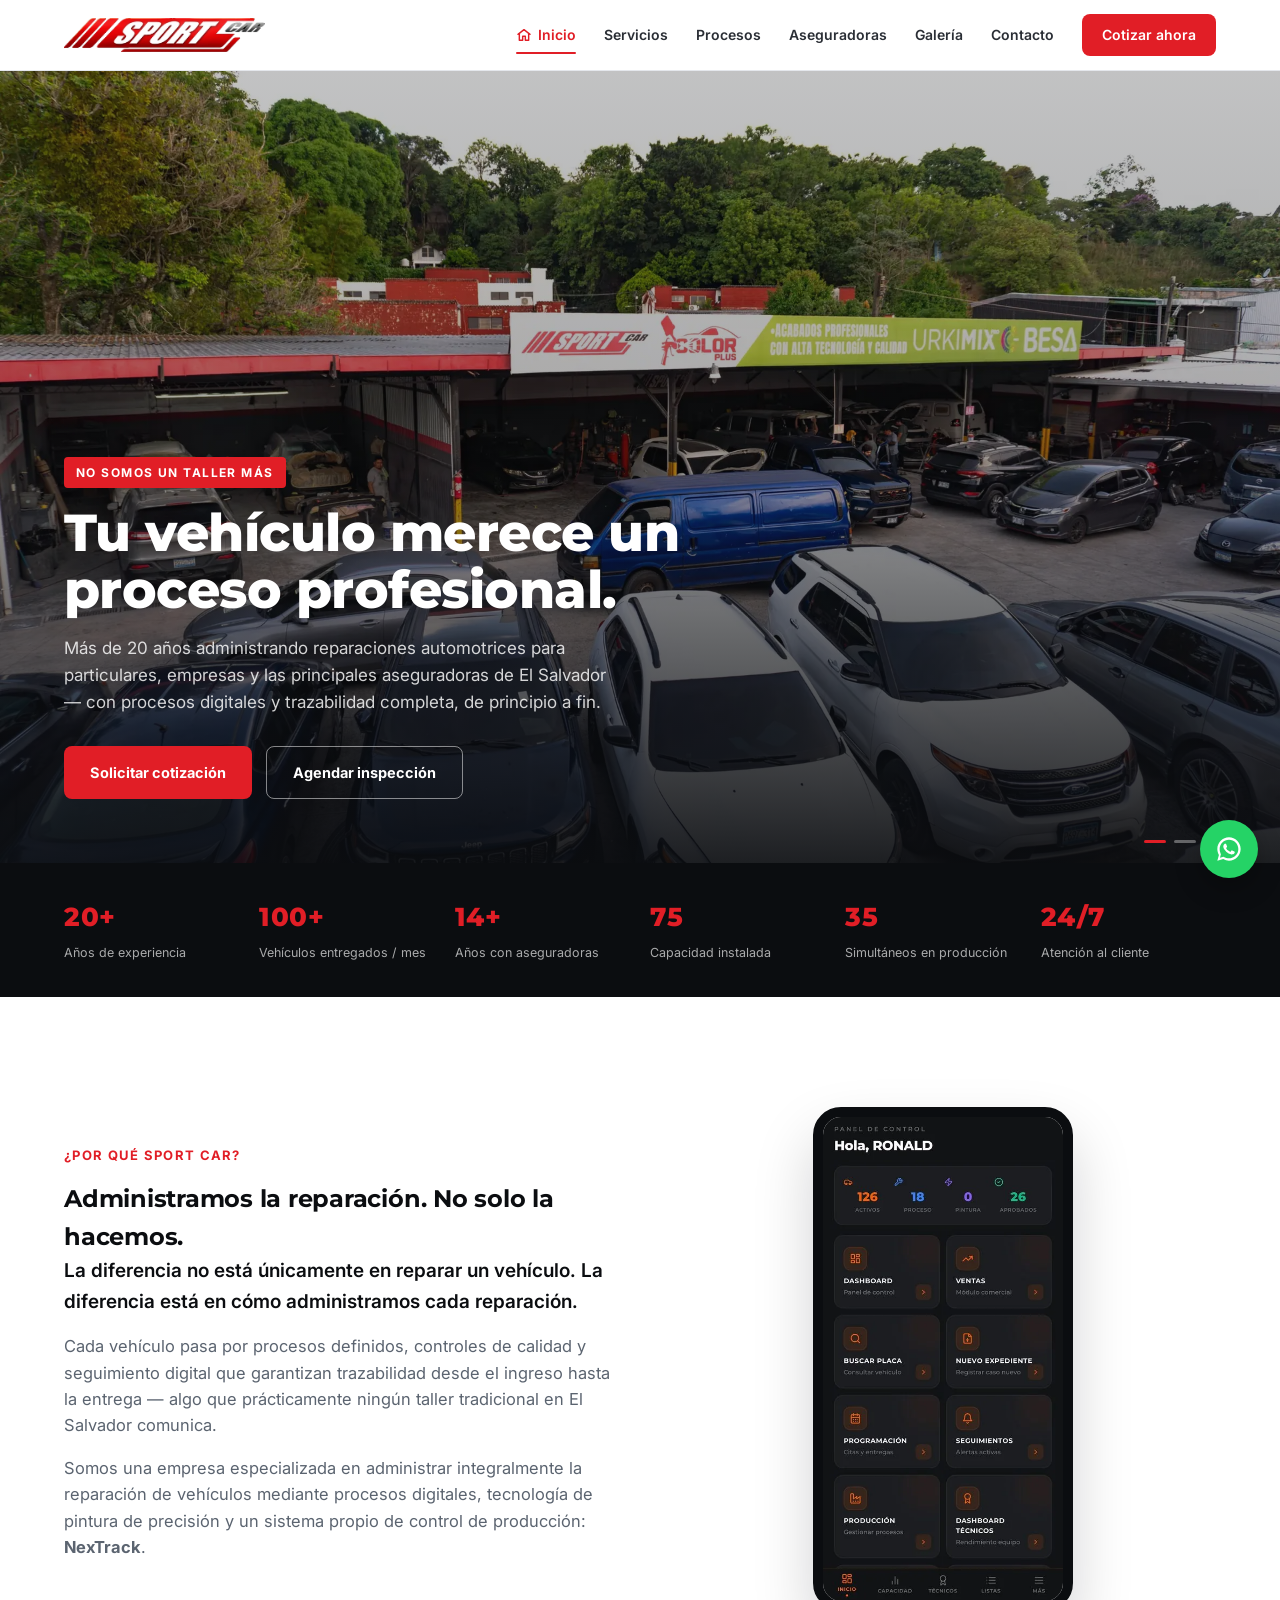
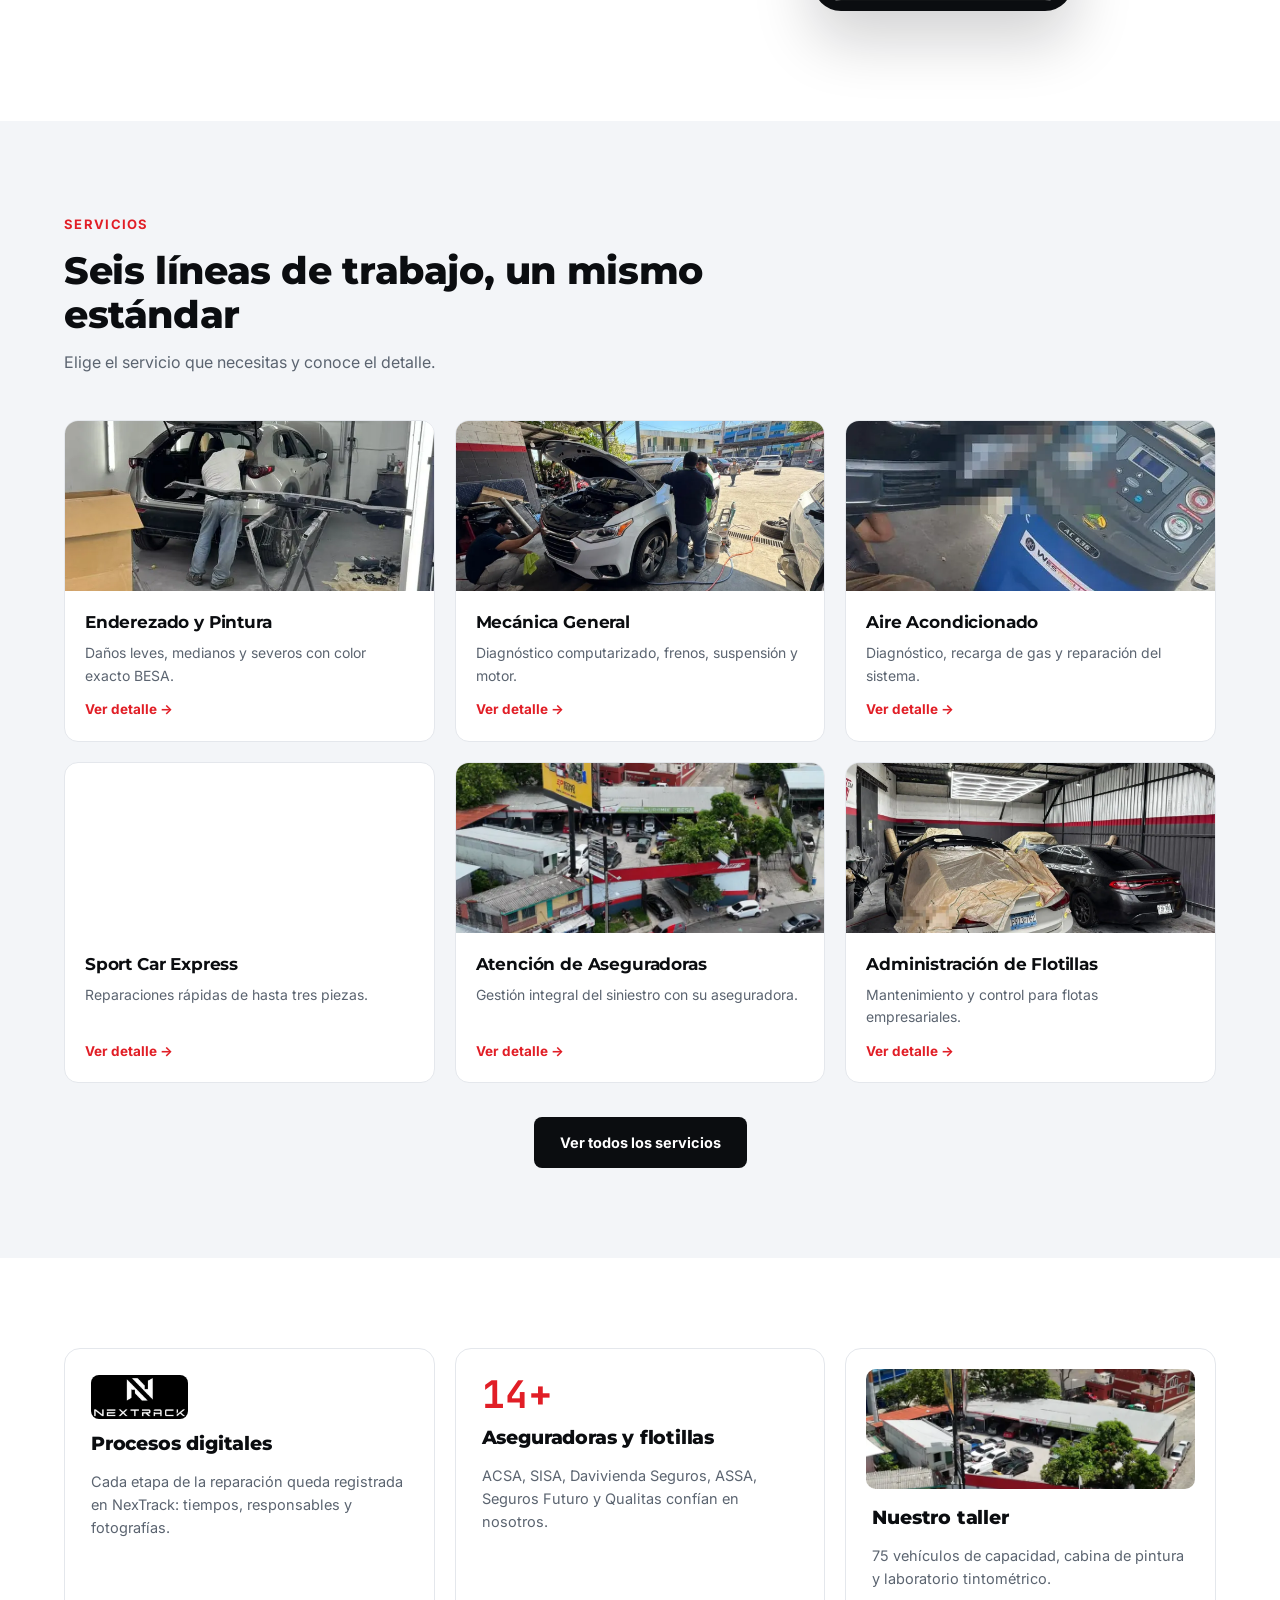
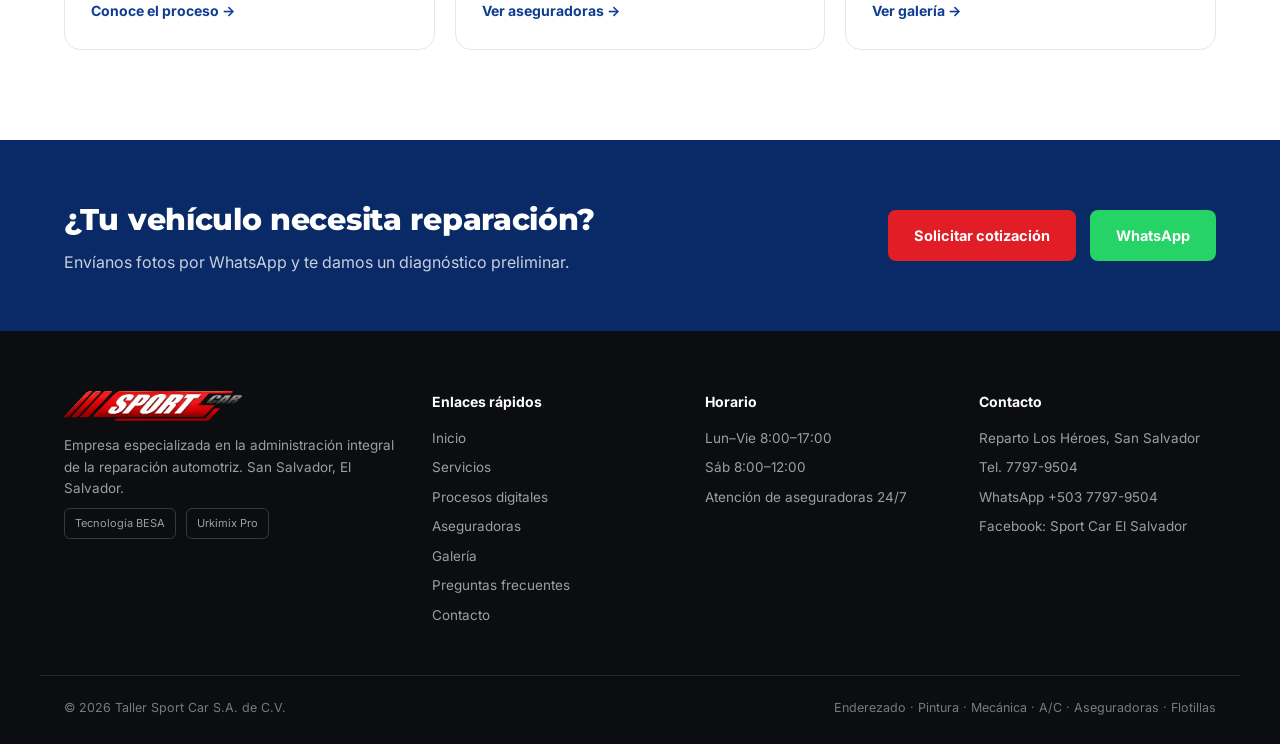
<file: index.html>
<!doctype html>
<html lang="es"><head>
<meta charset="utf-8">
<meta content="width=device-width, initial-scale=1.0, viewport-fit=cover" name="viewport">
<title>Taller Sport Car — Administración Integral de Reparación Automotriz</title>
<meta content="Sport Car: más de 20 años administrando profesionalmente la reparación automotriz en El Salvador. Enderezado, pintura, mecánica, aire acondicionado, aseguradoras y flotillas." name="description">
<meta name="theme-color" content="#E11E26">
<link rel="icon" href="data:image/svg+xml,%3Csvg xmlns='http://www.w3.org/2000/svg' viewBox='0 0 64 64'%3E%3Crect width='64' height='64' rx='14' fill='%23E11E26'/%3E%3Ctext x='32' y='45' font-family='Arial Black,Arial' font-size='34' font-weight='900' font-style='italic' fill='%23fff' text-anchor='middle'%3ESC%3C/text%3E%3C/svg%3E">
<link rel="apple-touch-icon" href="img/logo-sportcar.webp">
<link rel="canonical" href="https://sportcar-web.vercel.app/">
<meta property="og:type" content="website">
<meta property="og:locale" content="es_SV">
<meta property="og:site_name" content="Taller Sport Car">
<meta property="og:title" content="Taller Sport Car — Administración Integral de Reparación Automotriz">
<meta property="og:description" content="Sport Car: más de 20 años administrando profesionalmente la reparación automotriz en El Salvador. Enderezado, pintura, mecánica, aire acondicionado, aseguradoras y flotillas.">
<meta property="og:url" content="https://sportcar-web.vercel.app/">
<meta property="og:image" content="https://sportcar-web.vercel.app/img/og-sportcar.jpg">
<meta property="og:image:width" content="1200">
<meta property="og:image:height" content="630">
<meta name="twitter:card" content="summary_large_image">
<link rel="preload" as="image" href="img/taller-patio.webp">
<script type="application/ld+json">
{"@context":"https://schema.org","@type":"AutoBodyShop","name":"Taller Sport Car","legalName":"Taller Sport Car S.A. de C.V.",
"url":"https://sportcar-web.vercel.app/","image":"https://sportcar-web.vercel.app/img/og-sportcar.jpg","telephone":"+503 7797-9504","email":"sportcartaller@hotmail.es",
"address":{"@type":"PostalAddress","streetAddress":"Reparto Los Héroes, Calle Antigua a Huizúcar #14","addressLocality":"San Salvador","addressCountry":"SV"},
"openingHoursSpecification":[{"@type":"OpeningHoursSpecification","dayOfWeek":["Monday","Tuesday","Wednesday","Thursday","Friday"],"opens":"08:00","closes":"17:00"},{"@type":"OpeningHoursSpecification","dayOfWeek":"Saturday","opens":"08:00","closes":"12:00"}],
"geo":{"@type":"GeoCoordinates","latitude":13.6806793,"longitude":-89.2236477},
"hasMap":"https://www.google.com/maps?q=13.6806793,-89.2236477","areaServed":"El Salvador"}
</script>
<link href="https://fonts.googleapis.com" rel="preconnect">
<link crossorigin="" href="https://fonts.gstatic.com" rel="preconnect">
<link href="https://fonts.googleapis.com/css2?family=Montserrat:wght@600;700;800&amp;family=Inter:wght@400;500;600;700&amp;family=JetBrains+Mono:wght@500;600&amp;display=swap" rel="stylesheet">
<link rel="stylesheet" href="css/styles.css">
</head>
<body data-page="inicio">
<header>
<nav class="topnav">
<a class="logo" href="index.html" aria-label="Ir al inicio"><img alt="Taller Sport Car" src="img/logo-sportcar.webp"></a>
<div class="nav-links" id="navLinks">
<a href="index.html" class="active" aria-current="page"><svg aria-hidden="true" width="16" height="16" viewBox="0 0 24 24" fill="none" stroke="currentColor" stroke-width="2.2" stroke-linecap="round" stroke-linejoin="round"><path d="M3 11l9-7 9 7"/><path d="M5 10v10h5v-6h4v6h5V10"/></svg>Inicio</a>
<a href="servicios.html">Servicios</a>
<a href="procesos.html">Procesos</a>
<a href="empresas.html">Aseguradoras</a>
<a href="galeria.html">Galería</a>
<a href="contacto.html">Contacto</a>
<a class="nav-cta" href="contacto.html#cotizar">Cotizar ahora</a>
</div>
<button class="menu-btn" id="menuBtn" type="button" aria-label="Abrir menú" aria-expanded="false" aria-controls="navLinks"><span></span><span></span><span></span></button>
</nav>
</header>
<main>
<section class="hero" id="hero">
<div class="hero-slide active" style="background-image:url('img/taller-patio.webp')"></div>
<div class="hero-slide" style="background-image:url('img/cabina-pintura.webp')"></div>
<div class="hero-slide" style="background-image:url('img/mecanica-patio.webp')"></div>
<div class="hero-slide" style="background-image:url('img/enderezado-puerta.webp')"></div>
<div class="hero-overlay"></div>
<div class="hero-content">
<span class="hero-eyebrow edit">No somos un taller más</span>
<h1 class="edit">Tu vehículo merece un proceso profesional.</h1>
<p class="lead edit">Más de 20 años administrando reparaciones automotrices para particulares, empresas y las principales aseguradoras de El Salvador — con procesos digitales y trazabilidad completa, de principio a fin.</p>
<div class="cta-row">
<a class="btn btn-primary" href="contacto.html#cotizar">Solicitar cotización</a>
<a class="btn btn-outline" href="https://wa.me/50377979504?text=Hola%2C%20quisiera%20agendar%20una%20inspecci%C3%B3n%20para%20mi%20veh%C3%ADculo" rel="noopener" target="_blank">Agendar inspección</a>
</div>
</div>
<div class="hero-dots" id="heroDots"></div>
</section>
<section class="indicators">
<div class="wrap ind-row">
<div class="ind"><div class="num mono edit">20+</div><div class="lbl edit">Años de experiencia</div></div>
<div class="ind"><div class="num mono edit">100+</div><div class="lbl edit">Vehículos entregados / mes</div></div>
<div class="ind"><div class="num mono edit">14+</div><div class="lbl edit">Años con aseguradoras</div></div>
<div class="ind"><div class="num mono edit">75</div><div class="lbl edit">Capacidad instalada</div></div>
<div class="ind"><div class="num mono edit">35</div><div class="lbl edit">Simultáneos en producción</div></div>
<div class="ind"><div class="num mono edit">24/7</div><div class="lbl edit">Atención al cliente</div></div>
</div>
</section>
<section class="diferencia reveal" id="diferencia">
<div class="wrap dif-grid">
<div class="dif-text">
<span class="kicker edit">¿Por qué Sport Car?</span>
<h2 class="edit">Administramos la reparación. No solo la hacemos.</h2>
<p class="big edit">La diferencia no está únicamente en reparar un vehículo. La diferencia está en cómo administramos cada reparación.</p>
<p class="edit">Cada vehículo pasa por procesos definidos, controles de calidad y seguimiento digital que garantizan trazabilidad desde el ingreso hasta la entrega — algo que prácticamente ningún taller tradicional en El Salvador comunica.</p>
<p class="edit">Somos una empresa especializada en administrar integralmente la reparación de vehículos mediante procesos digitales, tecnología de pintura de precisión y un sistema propio de control de producción: <strong>NexTrack</strong>.</p>
</div>
<div class="dif-visual">
<div class="dif-phone">
<img alt="NexTrack — panel de control" src="img/nextrack-panel.webp" loading="lazy" decoding="async">
</div>
</div>
</div>
</section>
<section class="home-serv reveal">
<div class="wrap">
<div class="section-head">
<span class="kicker">Servicios</span>
<h2>Seis líneas de trabajo, un mismo estándar</h2>
<p>Elige el servicio que necesitas y conoce el detalle.</p>
</div>
<div class="home-tiles">
<a class="home-tile" href="servicios.html#enderezado"><div class="ht-photo"><img src="img/enderezado-cabina.webp" alt="Enderezado y Pintura" loading="lazy" decoding="async"></div><div class="ht-body"><h3>Enderezado y Pintura</h3><p>Daños leves, medianos y severos con color exacto BESA.</p><span class="ht-more">Ver detalle →</span></div></a>
<a class="home-tile" href="servicios.html#mecanica-general"><div class="ht-photo"><img src="img/mecanica-patio.webp" alt="Mecánica General" loading="lazy" decoding="async"></div><div class="ht-body"><h3>Mecánica General</h3><p>Diagnóstico computarizado, frenos, suspensión y motor.</p><span class="ht-more">Ver detalle →</span></div></a>
<a class="home-tile" href="servicios.html#aire-acondicionado"><div class="ht-photo"><img src="img/aire-acondicionado.webp" alt="Aire Acondicionado" loading="lazy" decoding="async"></div><div class="ht-body"><h3>Aire Acondicionado</h3><p>Diagnóstico, recarga de gas y reparación del sistema.</p><span class="ht-more">Ver detalle →</span></div></a>
<a class="home-tile" href="servicios.html#express"><div class="ht-photo"><img src="img/sportcar-express.webp" alt="Sport Car Express" loading="lazy" decoding="async"></div><div class="ht-body"><h3>Sport Car Express</h3><p>Reparaciones rápidas de hasta tres piezas.</p><span class="ht-more">Ver detalle →</span></div></a>
<a class="home-tile" href="servicios.html#aseguradoras-servicio"><div class="ht-photo"><img src="img/aerea-rotulo-h.webp" alt="Atención de Aseguradoras" loading="lazy" decoding="async"></div><div class="ht-body"><h3>Atención de Aseguradoras</h3><p>Gestión integral del siniestro con su aseguradora.</p><span class="ht-more">Ver detalle →</span></div></a>
<a class="home-tile" href="servicios.html#flotillas"><div class="ht-photo"><img src="img/preparacion-cabina.webp" alt="Administración de Flotillas" loading="lazy" decoding="async"></div><div class="ht-body"><h3>Administración de Flotillas</h3><p>Mantenimiento y control para flotas empresariales.</p><span class="ht-more">Ver detalle →</span></div></a>
</div>
<div class="center-cta"><a class="btn btn-dark" href="servicios.html">Ver todos los servicios</a></div>
</div>
</section>
<section class="home-explore reveal">
<div class="wrap explore-grid">
<a class="explore-card" href="procesos.html"><img class="ex-ic" src="img/nextrack-logo.webp" alt="NexTrack"><h3>Procesos digitales</h3><p>Cada etapa de la reparación queda registrada en NexTrack: tiempos, responsables y fotografías.</p><span>Conoce el proceso →</span></a>
<a class="explore-card" href="empresas.html"><div class="ex-num mono">14+</div><h3>Aseguradoras y flotillas</h3><p>ACSA, SISA, Davivienda Seguros, ASSA, Seguros Futuro y Qualitas confían en nosotros.</p><span>Ver aseguradoras →</span></a>
<a class="explore-card" href="galeria.html"><div class="ex-photo"><img src="img/aerea-taller.webp" alt="Vista aérea del taller" loading="lazy"></div><h3>Nuestro taller</h3><p>75 vehículos de capacidad, cabina de pintura y laboratorio tintométrico.</p><span>Ver galería →</span></a>
</div>
</section>
<section class="cta-band">
<div class="wrap cta-band-in">
<div><h2>¿Tu vehículo necesita reparación?</h2><p>Envíanos fotos por WhatsApp y te damos un diagnóstico preliminar.</p></div>
<div class="cta-row"><a class="btn btn-primary" href="contacto.html#cotizar">Solicitar cotización</a><a class="btn btn-wa" href="https://wa.me/50377979504?text=Hola%2C%20quisiera%20una%20cotizaci%C3%B3n" target="_blank" rel="noopener">WhatsApp</a></div>
</div>
</section>
</main>
<a aria-label="WhatsApp" class="wa-float" href="https://wa.me/50377979504?text=Hola%2C%20quisiera%20informaci%C3%B3n%20sobre%20sus%20servicios" rel="noopener" target="_blank">
<svg fill="#fff" height="28" viewBox="0 0 24 24" width="28"><path d="M12 2C6.5 2 2 6.5 2 12c0 1.85.5 3.58 1.36 5.07L2 22l5.07-1.33A9.94 9.94 0 0 0 12 22c5.5 0 10-4.5 10-10S17.5 2 12 2zm0 18c-1.6 0-3.1-.43-4.4-1.18l-.32-.19-3.02.79.8-2.94-.2-.32A7.94 7.94 0 0 1 4 12c0-4.42 3.58-8 8-8s8 3.58 8 8-3.58 8-8 8zm4.4-5.98c-.24-.12-1.43-.7-1.65-.78-.22-.08-.38-.12-.54.12-.16.24-.62.78-.76.94-.14.16-.28.18-.52.06-.24-.12-1.02-.38-1.94-1.2-.72-.64-1.2-1.44-1.34-1.68-.14-.24-.02-.37.1-.49.11-.11.24-.28.36-.42.12-.14.16-.24.24-.4.08-.16.04-.3-.02-.42-.06-.12-.54-1.3-.74-1.78-.2-.47-.4-.4-.54-.4h-.46c-.16 0-.42.06-.64.3-.22.24-.84.82-.84 2s.86 2.32.98 2.48c.12.16 1.7 2.6 4.12 3.64.58.25 1.03.4 1.38.51.58.18 1.11.16 1.53.1.47-.07 1.43-.58 1.63-1.14.2-.56.2-1.04.14-1.14-.06-.1-.22-.16-.46-.28z"></path></svg>
</a>
<div class="mob-bar" role="navigation" aria-label="Accesos rápidos">
<a class="mb-home on" href="index.html"><svg aria-hidden="true" width="20" height="20" viewBox="0 0 24 24" fill="none" stroke="currentColor" stroke-width="2.2" stroke-linecap="round" stroke-linejoin="round"><path d="M3 11l9-7 9 7"/><path d="M5 10v10h5v-6h4v6h5V10"/></svg><span>Inicio</span></a>
<a class="mb-call" href="tel:+50377979504"><svg aria-hidden="true" width="20" height="20" viewBox="0 0 24 24" fill="none" stroke="currentColor" stroke-width="2.2" stroke-linecap="round" stroke-linejoin="round"><path d="M22 16.9v3a2 2 0 0 1-2.2 2 19.8 19.8 0 0 1-8.6-3.1 19.5 19.5 0 0 1-6-6A19.8 19.8 0 0 1 2.1 4.2 2 2 0 0 1 4.1 2h3a2 2 0 0 1 2 1.7c.1.9.4 1.8.7 2.7a2 2 0 0 1-.5 2.1L8 9.8a16 16 0 0 0 6 6l1.3-1.3a2 2 0 0 1 2.1-.4c.9.3 1.8.6 2.7.7a2 2 0 0 1 1.7 2z"/></svg><span>Llamar</span></a>
<a class="mb-wa" href="https://wa.me/50377979504?text=Hola%2C%20quisiera%20informaci%C3%B3n%20sobre%20sus%20servicios" rel="noopener" target="_blank"><svg aria-hidden="true" fill="currentColor" height="20" viewBox="0 0 24 24" width="20"><path d="M12 2C6.5 2 2 6.5 2 12c0 1.85.5 3.58 1.36 5.07L2 22l5.07-1.33A9.94 9.94 0 0 0 12 22c5.5 0 10-4.5 10-10S17.5 2 12 2z"/></svg><span>WhatsApp</span></a>
<a class="mb-quote" href="contacto.html#cotizar"><svg aria-hidden="true" width="20" height="20" viewBox="0 0 24 24" fill="none" stroke="currentColor" stroke-width="2.2" stroke-linecap="round" stroke-linejoin="round"><path d="M14 2H6a2 2 0 0 0-2 2v16a2 2 0 0 0 2 2h12a2 2 0 0 0 2-2V8z"/><path d="M14 2v6h6M8 13h8M8 17h5"/></svg><span>Cotizar</span></a>
</div>
<footer>
<div class="wrap foot-grid">
<div class="foot-col">
<a href="index.html" class="logo" style="background:transparent; padding:0; box-shadow:none; margin-bottom:14px;"><img alt="Sport Car" src="img/logo-sportcar.webp" style="height:30px"></a>
<p class="edit">Empresa especializada en la administración integral de la reparación automotriz. San Salvador, El Salvador.</p>
<div class="foot-badges">
<div class="foot-badge edit">Tecnología BESA</div>
<div class="foot-badge edit">Urkimix Pro</div>
</div>
</div>
<div class="foot-col">
<h4>Enlaces rápidos</h4>
<a href="index.html">Inicio</a>
<a href="servicios.html">Servicios</a>
<a href="procesos.html">Procesos digitales</a>
<a href="empresas.html">Aseguradoras</a>
<a href="galeria.html">Galería</a>
<a href="contacto.html#faq">Preguntas frecuentes</a>
<a href="contacto.html">Contacto</a>
</div>
<div class="foot-col">
<h4>Horario</h4>
<p class="edit">Lun–Vie 8:00–17:00</p>
<p class="edit">Sáb 8:00–12:00</p>
<p class="edit">Atención de aseguradoras 24/7</p>
</div>
<div class="foot-col">
<h4>Contacto</h4>
<p class="edit">Reparto Los Héroes, San Salvador</p>
<a href="tel:+50377979504">Tel. 7797-9504</a>
<a href="https://wa.me/50377979504" rel="noopener" target="_blank">WhatsApp +503 7797-9504</a>
<a href="https://www.facebook.com/search/top?q=Sport%20Car%20El%20Salvador" rel="noopener" target="_blank">Facebook: Sport Car El Salvador</a>
</div>
</div>
<div class="wrap foot-bottom">
<p class="edit">© <span id="year">2026</span> Taller Sport Car S.A. de C.V.</p>
<p class="edit">Enderezado · Pintura · Mecánica · A/C · Aseguradoras · Flotillas</p>
</div>
</footer>
<script src="js/main.js"></script>
<script src="js/editor.js"></script>
</body>
</html>
</file>
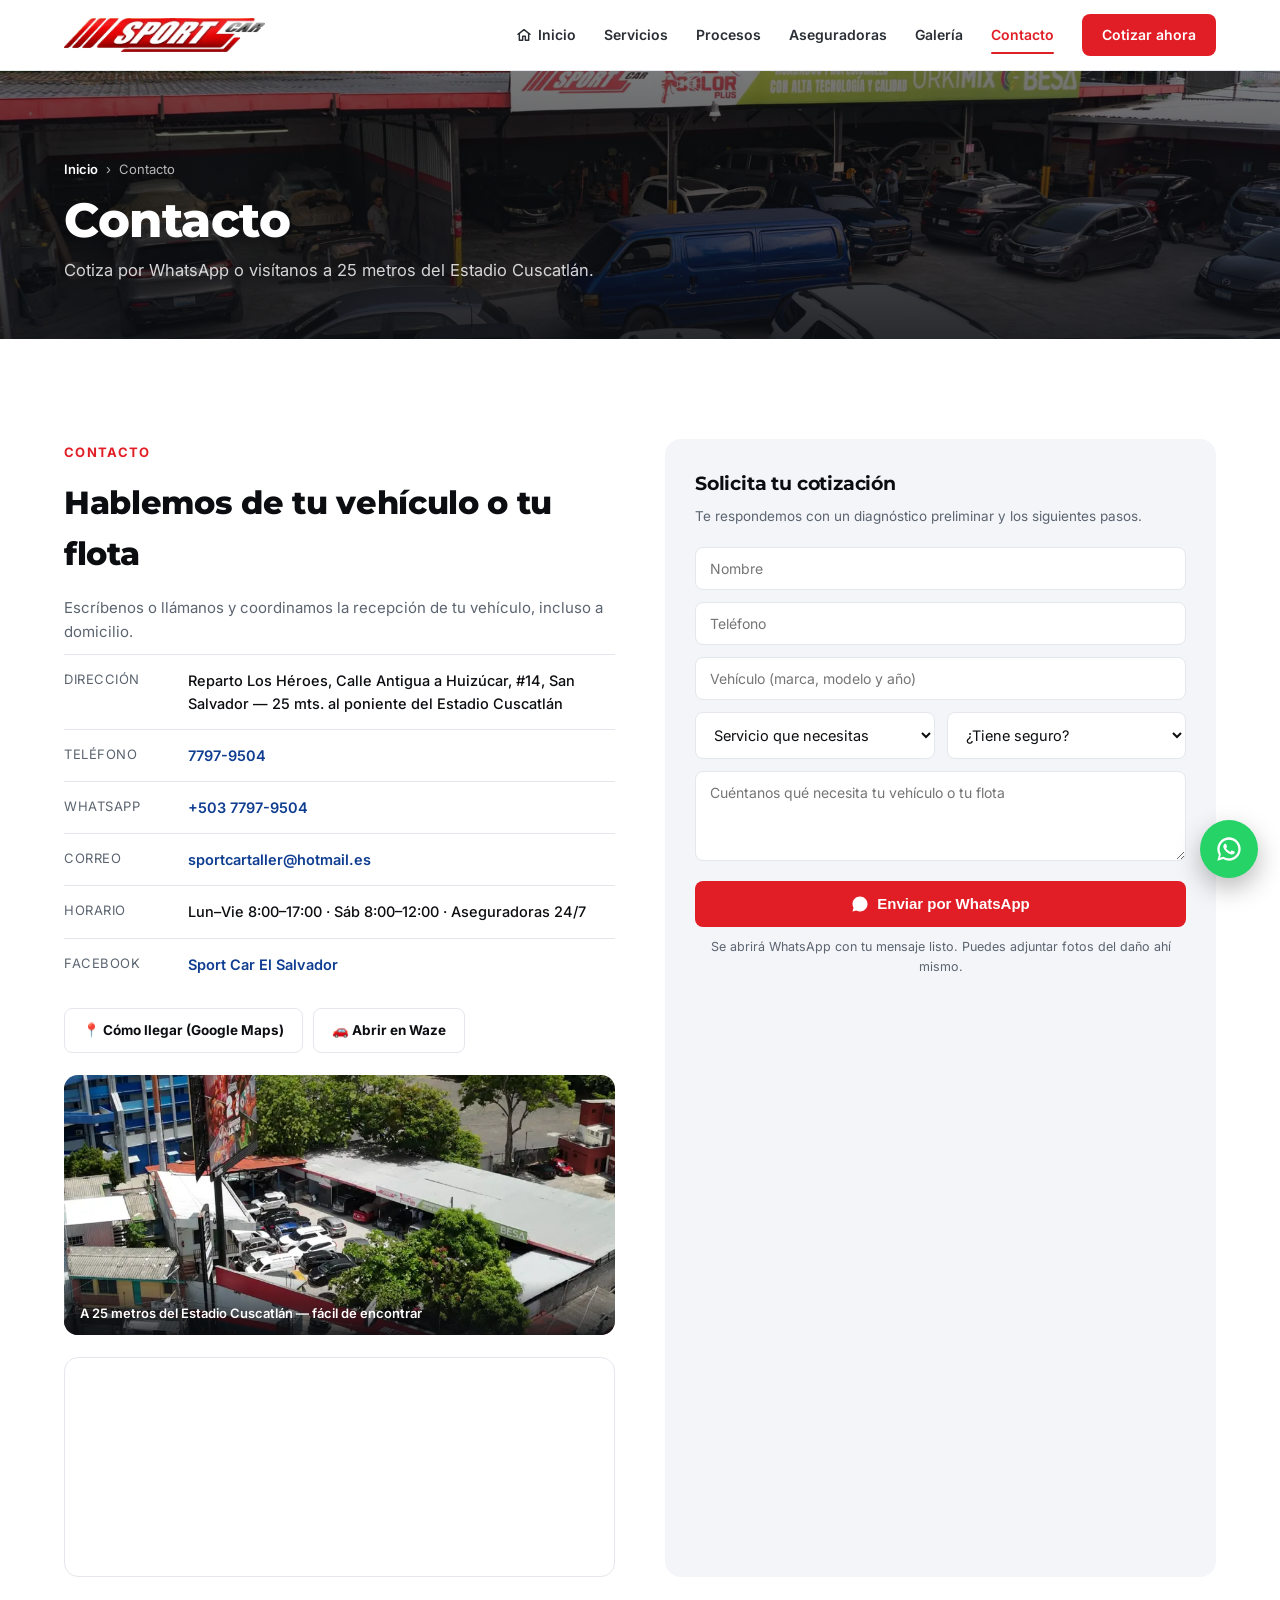
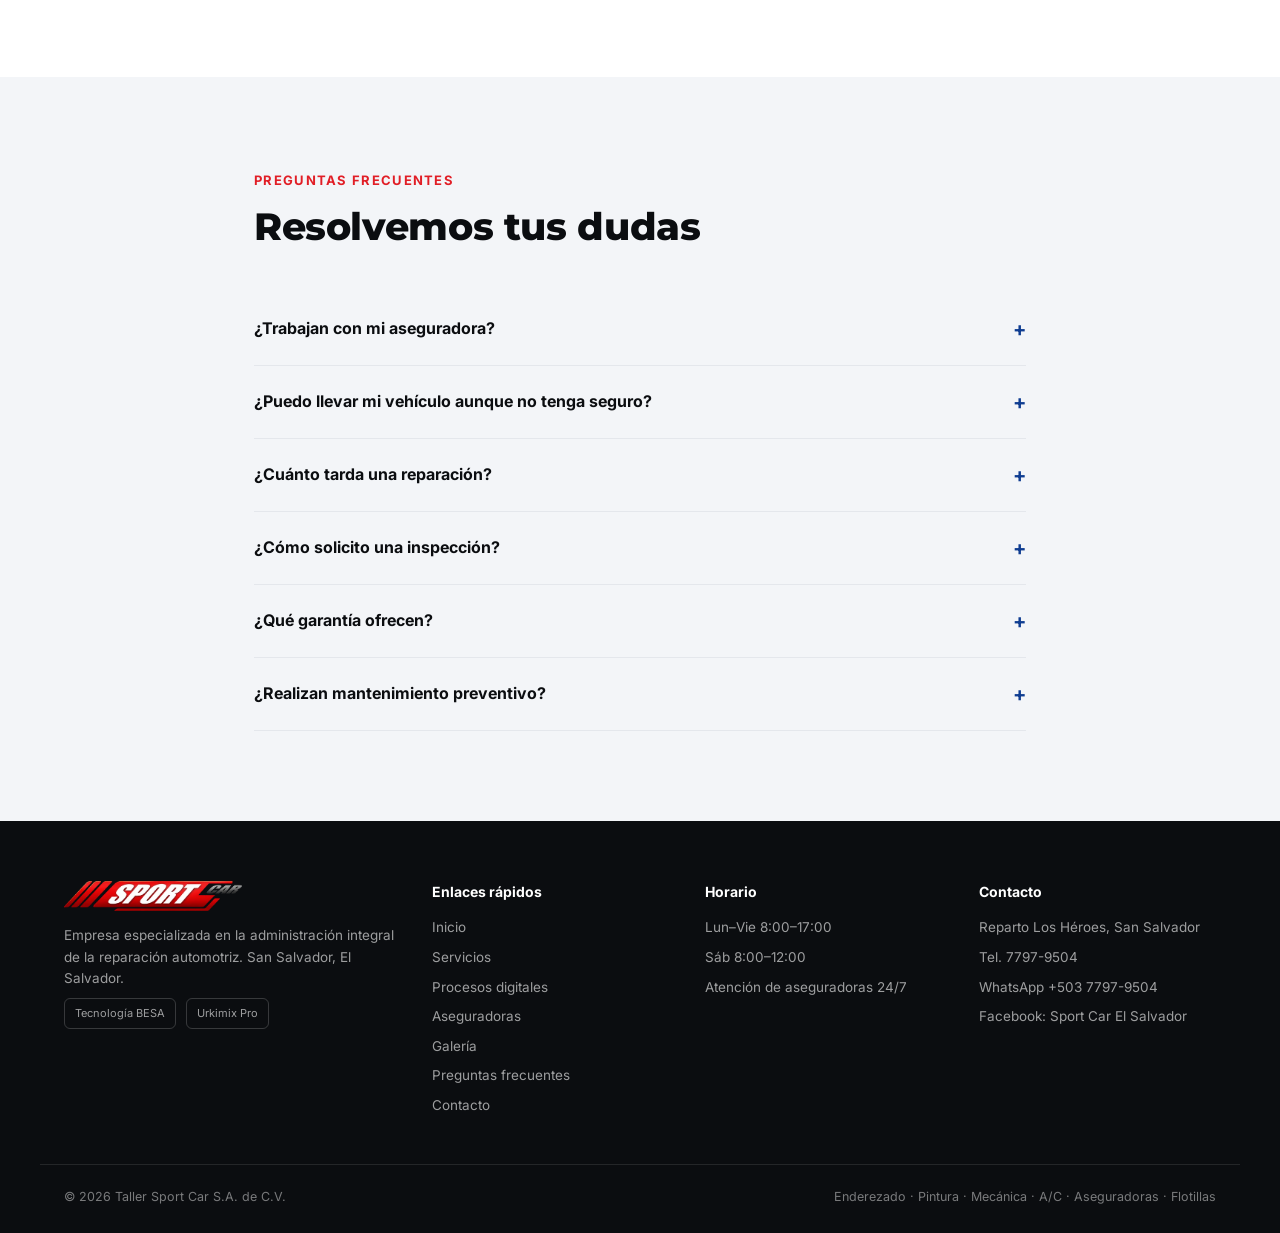
<file: contacto.html>
<!doctype html>
<html lang="es"><head>
<meta charset="utf-8">
<meta content="width=device-width, initial-scale=1.0, viewport-fit=cover" name="viewport">
<title>Contacto y cotización — Taller Sport Car</title>
<meta content="Solicita tu cotización por WhatsApp. Reparto Los Héroes, San Salvador, a 25 metros del Estadio Cuscatlán." name="description">
<meta name="theme-color" content="#E11E26">
<link rel="icon" href="data:image/svg+xml,%3Csvg xmlns='http://www.w3.org/2000/svg' viewBox='0 0 64 64'%3E%3Crect width='64' height='64' rx='14' fill='%23E11E26'/%3E%3Ctext x='32' y='45' font-family='Arial Black,Arial' font-size='34' font-weight='900' font-style='italic' fill='%23fff' text-anchor='middle'%3ESC%3C/text%3E%3C/svg%3E">
<link rel="apple-touch-icon" href="img/logo-sportcar.webp">
<link rel="canonical" href="https://sportcar-web.vercel.app/contacto">
<meta property="og:type" content="website">
<meta property="og:locale" content="es_SV">
<meta property="og:site_name" content="Taller Sport Car">
<meta property="og:title" content="Contacto y cotización — Taller Sport Car">
<meta property="og:description" content="Solicita tu cotización por WhatsApp. Reparto Los Héroes, San Salvador, a 25 metros del Estadio Cuscatlán.">
<meta property="og:url" content="https://sportcar-web.vercel.app/contacto">
<meta property="og:image" content="https://sportcar-web.vercel.app/img/og-sportcar.jpg">
<meta property="og:image:width" content="1200">
<meta property="og:image:height" content="630">
<meta name="twitter:card" content="summary_large_image">


<link href="https://fonts.googleapis.com" rel="preconnect">
<link crossorigin="" href="https://fonts.gstatic.com" rel="preconnect">
<link href="https://fonts.googleapis.com/css2?family=Montserrat:wght@600;700;800&amp;family=Inter:wght@400;500;600;700&amp;family=JetBrains+Mono:wght@500;600&amp;display=swap" rel="stylesheet">
<link rel="stylesheet" href="css/styles.css">
</head>
<body data-page="contacto">
<header>
<nav class="topnav">
<a class="logo" href="index.html" aria-label="Ir al inicio"><img alt="Taller Sport Car" src="img/logo-sportcar.webp"></a>
<div class="nav-links" id="navLinks">
<a href="index.html"><svg aria-hidden="true" width="16" height="16" viewBox="0 0 24 24" fill="none" stroke="currentColor" stroke-width="2.2" stroke-linecap="round" stroke-linejoin="round"><path d="M3 11l9-7 9 7"/><path d="M5 10v10h5v-6h4v6h5V10"/></svg>Inicio</a>
<a href="servicios.html">Servicios</a>
<a href="procesos.html">Procesos</a>
<a href="empresas.html">Aseguradoras</a>
<a href="galeria.html">Galería</a>
<a href="contacto.html" class="active" aria-current="page">Contacto</a>
<a class="nav-cta" href="contacto.html#cotizar">Cotizar ahora</a>
</div>
<button class="menu-btn" id="menuBtn" type="button" aria-label="Abrir menú" aria-expanded="false" aria-controls="navLinks"><span></span><span></span><span></span></button>
</nav>
</header>
<main>
<section class="page-head" style="background-image:url('img/taller-patio.webp')">
<div class="page-head-overlay"></div>
<div class="wrap page-head-in">
<nav class="crumbs" aria-label="Ruta"><a href="index.html">Inicio</a><span>›</span><span>Contacto</span></nav>
<h1>Contacto</h1>
<p>Cotiza por WhatsApp o visítanos a 25 metros del Estadio Cuscatlán.</p>
</div>
</section>
<section class="contacto reveal" id="contacto">
<div class="wrap cont-grid">
<div class="cont-info">
<span class="kicker edit">Contacto</span>
<h2 class="edit" style="font-size:clamp(24px,3.2vw,32px); font-weight:800; margin-bottom:16px;">Hablemos de tu vehículo o tu flota</h2>
<p class="edit" style="color:var(--muted); font-size:15px; margin-bottom:10px;">Escríbenos o llámanos y coordinamos la recepción de tu vehículo, incluso a domicilio.</p>
<div class="info-row"><div class="label edit">Dirección</div><div class="val edit">Reparto Los Héroes, Calle Antigua a Huizúcar, #14, San Salvador — 25 mts. al poniente del Estadio Cuscatlán</div></div>
<div class="info-row"><div class="label edit">Teléfono</div><div class="val"><a href="tel:+50377979504">7797-9504</a></div></div>
<div class="info-row"><div class="label edit">WhatsApp</div><div class="val"><a href="https://wa.me/50377979504" rel="noopener" target="_blank">+503 7797-9504</a></div></div>
<div class="info-row"><div class="label edit">Correo</div><div class="val"><a href="mailto:sportcartaller@hotmail.es">sportcartaller@hotmail.es</a></div></div>
<div class="info-row"><div class="label edit">Horario</div><div class="val edit">Lun–Vie 8:00–17:00 · Sáb 8:00–12:00 · Aseguradoras 24/7</div></div>
<div class="info-row"><div class="label edit">Facebook</div><div class="val"><a href="https://www.facebook.com/search/top?q=Sport%20Car%20El%20Salvador" rel="noopener" target="_blank">Sport Car El Salvador</a></div></div>
<div class="dir-btns">
<a href="https://www.google.com/maps/dir/?api=1&amp;destination=13.6806793,-89.2236477" rel="noopener" target="_blank">📍 Cómo llegar (Google Maps)</a>
<a href="https://waze.com/ul?ll=13.6806793,-89.2236477&amp;navigate=yes" rel="noopener" target="_blank">🚗 Abrir en Waze</a>
</div>
<div class="ubicacion"><img src="img/aerea-estadio.webp" alt="Vista aérea del Taller Sport Car junto al Estadio Cuscatlán" loading="lazy" decoding="async"><span>A 25 metros del Estadio Cuscatlán — fácil de encontrar</span></div>
<div class="map-frame">
<iframe title="Mapa de ubicación del Taller Sport Car" loading="lazy" referrerpolicy="no-referrer-when-downgrade" src="https://www.google.com/maps?q=13.6806793,-89.2236477&amp;z=17&amp;output=embed"></iframe>
</div>
</div>
<div class="cform" id="cotizar">
<h3 class="edit">Solicita tu cotización</h3>
<p class="note edit">Te respondemos con un diagnóstico preliminar y los siguientes pasos.</p>
<form id="contactForm">
<input id="cf-name" placeholder="Nombre" required="" type="text" autocomplete="name" aria-label="Nombre">
<input id="cf-contact" placeholder="Teléfono" required="" type="tel" autocomplete="tel" inputmode="tel" aria-label="Teléfono">
<input id="cf-car" placeholder="Vehículo (marca, modelo y año)" type="text" aria-label="Vehículo">
<div class="row2">
<select id="cf-service" aria-label="Servicio">
<option value="">Servicio que necesitas</option>
<option>Enderezado y pintura</option>
<option>Mecánica general</option>
<option>Aire acondicionado</option>
<option>Sport Car Express</option>
<option>Reclamo con aseguradora</option>
<option>Flotilla empresarial</option>
<option>Otro</option>
</select>
<select id="cf-ins" aria-label="Aseguradora">
<option value="">¿Tiene seguro?</option>
<option>Sí, con aseguradora</option>
<option>No, particular</option>
</select>
</div>
<textarea id="cf-msg" placeholder="Cuéntanos qué necesita tu vehículo o tu flota" aria-label="Mensaje"></textarea>
<button type="submit"><svg fill="#fff" height="18" viewBox="0 0 24 24" width="18" aria-hidden="true"><path d="M12 2C6.5 2 2 6.5 2 12c0 1.85.5 3.58 1.36 5.07L2 22l5.07-1.33A9.94 9.94 0 0 0 12 22c5.5 0 10-4.5 10-10S17.5 2 12 2z"></path></svg>Enviar por WhatsApp</button>
<p class="wa-hint">Se abrirá WhatsApp con tu mensaje listo. Puedes adjuntar fotos del daño ahí mismo.</p>
</form>
</div>
</div>
</section>
<section class="faq reveal" id="faq">
<div class="wrap" style="max-width:820px;">
<div class="section-head">
<span class="kicker edit">Preguntas frecuentes</span>
<h2 class="edit">Resolvemos tus dudas</h2>
</div>
<div class="faq-item">
<div class="faq-q"><span class="edit">¿Trabajan con mi aseguradora?</span><span class="plus edit">+</span></div>
<div class="faq-a"><p class="edit">Trabajamos directamente con ACSA, SISA, Davivienda Seguros, ASSA, Seguros Futuro y Qualitas. Coordinamos todo el trámite del siniestro con tu aseguradora.</p></div>
</div>
<div class="faq-item">
<div class="faq-q"><span class="edit">¿Puedo llevar mi vehículo aunque no tenga seguro?</span><span class="plus edit">+</span></div>
<div class="faq-a"><p class="edit">Sí. Atendemos tanto a clientes particulares como a empresas y aseguradoras, con el mismo estándar de calidad y proceso.</p></div>
</div>
<div class="faq-item">
<div class="faq-q"><span class="edit">¿Cuánto tarda una reparación?</span><span class="plus edit">+</span></div>
<div class="faq-a"><p class="edit">El tiempo depende de la complejidad del daño y la disponibilidad de repuestos. Al aprobar tu cotización te damos una fecha estimada de entrega y le damos seguimiento durante todo el proceso.</p></div>
</div>
<div class="faq-item">
<div class="faq-q"><span class="edit">¿Cómo solicito una inspección?</span><span class="plus edit">+</span></div>
<div class="faq-a"><p class="edit">Escríbenos por <a href="https://wa.me/50377979504" target="_blank" rel="noopener" style="color:var(--blue);font-weight:600">WhatsApp</a>, llámanos al <a href="tel:+50377979504" style="color:var(--blue);font-weight:600">7797-9504</a> o llena el formulario y coordinamos la recepción de tu vehículo, incluso a domicilio.</p></div>
</div>
<div class="faq-item">
<div class="faq-q"><span class="edit">¿Qué garantía ofrecen?</span><span class="plus edit">+</span></div>
<div class="faq-a"><p class="edit">Todos nuestros trabajos están garantizados al 100%.</p></div>
</div>
<div class="faq-item">
<div class="faq-q"><span class="edit">¿Realizan mantenimiento preventivo?</span><span class="plus edit">+</span></div>
<div class="faq-a"><p class="edit">Sí, dentro de nuestro servicio de Mecánica General ofrecemos mantenimiento preventivo y correctivo, con diagnóstico computarizado.</p></div>
</div>
</div>
</section>
</main>
<a aria-label="WhatsApp" class="wa-float" href="https://wa.me/50377979504?text=Hola%2C%20quisiera%20informaci%C3%B3n%20sobre%20sus%20servicios" rel="noopener" target="_blank">
<svg fill="#fff" height="28" viewBox="0 0 24 24" width="28"><path d="M12 2C6.5 2 2 6.5 2 12c0 1.85.5 3.58 1.36 5.07L2 22l5.07-1.33A9.94 9.94 0 0 0 12 22c5.5 0 10-4.5 10-10S17.5 2 12 2zm0 18c-1.6 0-3.1-.43-4.4-1.18l-.32-.19-3.02.79.8-2.94-.2-.32A7.94 7.94 0 0 1 4 12c0-4.42 3.58-8 8-8s8 3.58 8 8-3.58 8-8 8zm4.4-5.98c-.24-.12-1.43-.7-1.65-.78-.22-.08-.38-.12-.54.12-.16.24-.62.78-.76.94-.14.16-.28.18-.52.06-.24-.12-1.02-.38-1.94-1.2-.72-.64-1.2-1.44-1.34-1.68-.14-.24-.02-.37.1-.49.11-.11.24-.28.36-.42.12-.14.16-.24.24-.4.08-.16.04-.3-.02-.42-.06-.12-.54-1.3-.74-1.78-.2-.47-.4-.4-.54-.4h-.46c-.16 0-.42.06-.64.3-.22.24-.84.82-.84 2s.86 2.32.98 2.48c.12.16 1.7 2.6 4.12 3.64.58.25 1.03.4 1.38.51.58.18 1.11.16 1.53.1.47-.07 1.43-.58 1.63-1.14.2-.56.2-1.04.14-1.14-.06-.1-.22-.16-.46-.28z"></path></svg>
</a>
<div class="mob-bar" role="navigation" aria-label="Accesos rápidos">
<a class="mb-home" href="index.html"><svg aria-hidden="true" width="20" height="20" viewBox="0 0 24 24" fill="none" stroke="currentColor" stroke-width="2.2" stroke-linecap="round" stroke-linejoin="round"><path d="M3 11l9-7 9 7"/><path d="M5 10v10h5v-6h4v6h5V10"/></svg><span>Inicio</span></a>
<a class="mb-call" href="tel:+50377979504"><svg aria-hidden="true" width="20" height="20" viewBox="0 0 24 24" fill="none" stroke="currentColor" stroke-width="2.2" stroke-linecap="round" stroke-linejoin="round"><path d="M22 16.9v3a2 2 0 0 1-2.2 2 19.8 19.8 0 0 1-8.6-3.1 19.5 19.5 0 0 1-6-6A19.8 19.8 0 0 1 2.1 4.2 2 2 0 0 1 4.1 2h3a2 2 0 0 1 2 1.7c.1.9.4 1.8.7 2.7a2 2 0 0 1-.5 2.1L8 9.8a16 16 0 0 0 6 6l1.3-1.3a2 2 0 0 1 2.1-.4c.9.3 1.8.6 2.7.7a2 2 0 0 1 1.7 2z"/></svg><span>Llamar</span></a>
<a class="mb-wa" href="https://wa.me/50377979504?text=Hola%2C%20quisiera%20informaci%C3%B3n%20sobre%20sus%20servicios" rel="noopener" target="_blank"><svg aria-hidden="true" fill="currentColor" height="20" viewBox="0 0 24 24" width="20"><path d="M12 2C6.5 2 2 6.5 2 12c0 1.85.5 3.58 1.36 5.07L2 22l5.07-1.33A9.94 9.94 0 0 0 12 22c5.5 0 10-4.5 10-10S17.5 2 12 2z"/></svg><span>WhatsApp</span></a>
<a class="mb-quote on" href="contacto.html#cotizar"><svg aria-hidden="true" width="20" height="20" viewBox="0 0 24 24" fill="none" stroke="currentColor" stroke-width="2.2" stroke-linecap="round" stroke-linejoin="round"><path d="M14 2H6a2 2 0 0 0-2 2v16a2 2 0 0 0 2 2h12a2 2 0 0 0 2-2V8z"/><path d="M14 2v6h6M8 13h8M8 17h5"/></svg><span>Cotizar</span></a>
</div>
<footer>
<div class="wrap foot-grid">
<div class="foot-col">
<a href="index.html" class="logo" style="background:transparent; padding:0; box-shadow:none; margin-bottom:14px;"><img alt="Sport Car" src="img/logo-sportcar.webp" style="height:30px"></a>
<p class="edit">Empresa especializada en la administración integral de la reparación automotriz. San Salvador, El Salvador.</p>
<div class="foot-badges">
<div class="foot-badge edit">Tecnología BESA</div>
<div class="foot-badge edit">Urkimix Pro</div>
</div>
</div>
<div class="foot-col">
<h4>Enlaces rápidos</h4>
<a href="index.html">Inicio</a>
<a href="servicios.html">Servicios</a>
<a href="procesos.html">Procesos digitales</a>
<a href="empresas.html">Aseguradoras</a>
<a href="galeria.html">Galería</a>
<a href="contacto.html#faq">Preguntas frecuentes</a>
<a href="contacto.html">Contacto</a>
</div>
<div class="foot-col">
<h4>Horario</h4>
<p class="edit">Lun–Vie 8:00–17:00</p>
<p class="edit">Sáb 8:00–12:00</p>
<p class="edit">Atención de aseguradoras 24/7</p>
</div>
<div class="foot-col">
<h4>Contacto</h4>
<p class="edit">Reparto Los Héroes, San Salvador</p>
<a href="tel:+50377979504">Tel. 7797-9504</a>
<a href="https://wa.me/50377979504" rel="noopener" target="_blank">WhatsApp +503 7797-9504</a>
<a href="https://www.facebook.com/search/top?q=Sport%20Car%20El%20Salvador" rel="noopener" target="_blank">Facebook: Sport Car El Salvador</a>
</div>
</div>
<div class="wrap foot-bottom">
<p class="edit">© <span id="year">2026</span> Taller Sport Car S.A. de C.V.</p>
<p class="edit">Enderezado · Pintura · Mecánica · A/C · Aseguradoras · Flotillas</p>
</div>
</footer>
<script src="js/main.js"></script>
<script src="js/editor.js"></script>
</body>
</html>
</file>
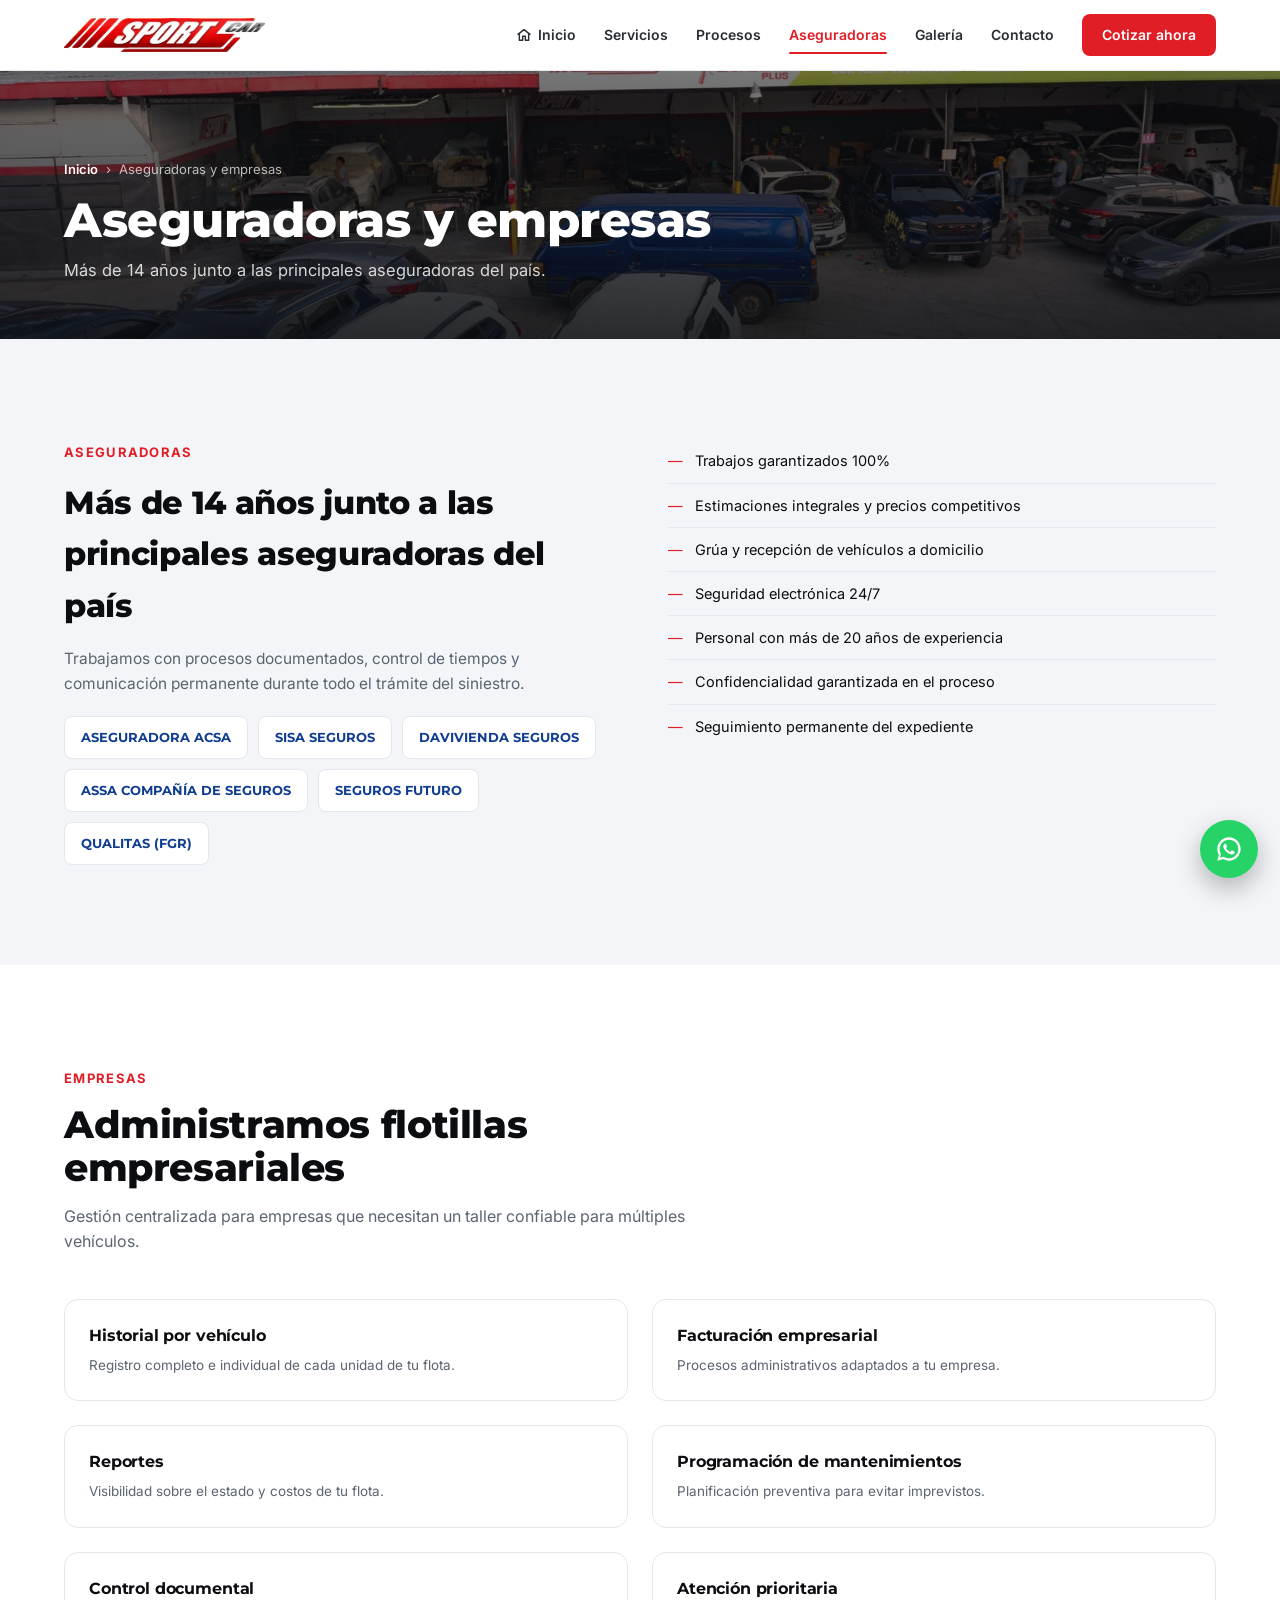
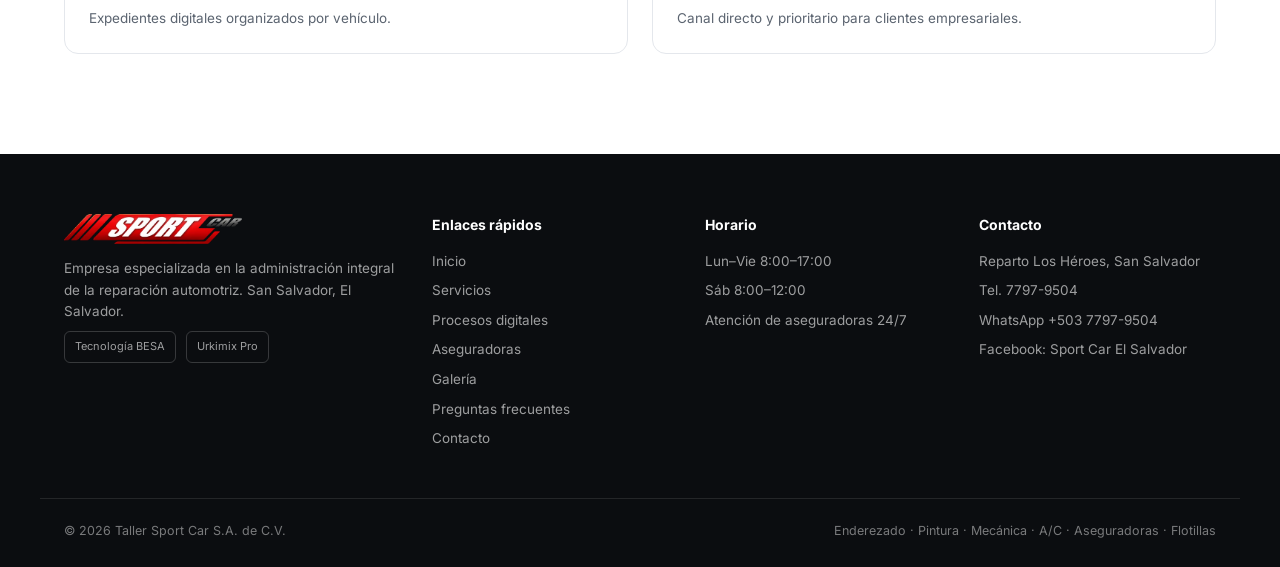
<file: empresas.html>
<!doctype html>
<html lang="es"><head>
<meta charset="utf-8">
<meta content="width=device-width, initial-scale=1.0, viewport-fit=cover" name="viewport">
<title>Aseguradoras y Flotillas — Taller Sport Car</title>
<meta content="Más de 14 años trabajando con las principales aseguradoras de El Salvador y administrando flotillas empresariales." name="description">
<meta name="theme-color" content="#E11E26">
<link rel="icon" href="data:image/svg+xml,%3Csvg xmlns='http://www.w3.org/2000/svg' viewBox='0 0 64 64'%3E%3Crect width='64' height='64' rx='14' fill='%23E11E26'/%3E%3Ctext x='32' y='45' font-family='Arial Black,Arial' font-size='34' font-weight='900' font-style='italic' fill='%23fff' text-anchor='middle'%3ESC%3C/text%3E%3C/svg%3E">
<link rel="apple-touch-icon" href="img/logo-sportcar.webp">
<link rel="canonical" href="https://sportcar-web.vercel.app/empresas">
<meta property="og:type" content="website">
<meta property="og:locale" content="es_SV">
<meta property="og:site_name" content="Taller Sport Car">
<meta property="og:title" content="Aseguradoras y Flotillas — Taller Sport Car">
<meta property="og:description" content="Más de 14 años trabajando con las principales aseguradoras de El Salvador y administrando flotillas empresariales.">
<meta property="og:url" content="https://sportcar-web.vercel.app/empresas">
<meta property="og:image" content="https://sportcar-web.vercel.app/img/og-sportcar.jpg">
<meta property="og:image:width" content="1200">
<meta property="og:image:height" content="630">
<meta name="twitter:card" content="summary_large_image">


<link href="https://fonts.googleapis.com" rel="preconnect">
<link crossorigin="" href="https://fonts.gstatic.com" rel="preconnect">
<link href="https://fonts.googleapis.com/css2?family=Montserrat:wght@600;700;800&amp;family=Inter:wght@400;500;600;700&amp;family=JetBrains+Mono:wght@500;600&amp;display=swap" rel="stylesheet">
<link rel="stylesheet" href="css/styles.css">
</head>
<body data-page="empresas">
<header>
<nav class="topnav">
<a class="logo" href="index.html" aria-label="Ir al inicio"><img alt="Taller Sport Car" src="img/logo-sportcar.webp"></a>
<div class="nav-links" id="navLinks">
<a href="index.html"><svg aria-hidden="true" width="16" height="16" viewBox="0 0 24 24" fill="none" stroke="currentColor" stroke-width="2.2" stroke-linecap="round" stroke-linejoin="round"><path d="M3 11l9-7 9 7"/><path d="M5 10v10h5v-6h4v6h5V10"/></svg>Inicio</a>
<a href="servicios.html">Servicios</a>
<a href="procesos.html">Procesos</a>
<a href="empresas.html" class="active" aria-current="page">Aseguradoras</a>
<a href="galeria.html">Galería</a>
<a href="contacto.html">Contacto</a>
<a class="nav-cta" href="contacto.html#cotizar">Cotizar ahora</a>
</div>
<button class="menu-btn" id="menuBtn" type="button" aria-label="Abrir menú" aria-expanded="false" aria-controls="navLinks"><span></span><span></span><span></span></button>
</nav>
</header>
<main>
<section class="page-head" style="background-image:url('img/taller-patio-2.webp')">
<div class="page-head-overlay"></div>
<div class="wrap page-head-in">
<nav class="crumbs" aria-label="Ruta"><a href="index.html">Inicio</a><span>›</span><span>Aseguradoras y empresas</span></nav>
<h1>Aseguradoras y empresas</h1>
<p>Más de 14 años junto a las principales aseguradoras del país.</p>
</div>
</section>
<section class="aseguradoras reveal" id="aseguradoras">
<div class="wrap aseg-grid">
<div class="aseg-text">
<span class="kicker edit">Aseguradoras</span>
<h2 class="edit" style="font-size:clamp(24px,3.2vw,32px); font-weight:800; margin-bottom:16px;">Más de 14 años junto a las principales aseguradoras del país</h2>
<p class="edit">Trabajamos con procesos documentados, control de tiempos y comunicación permanente durante todo el trámite del siniestro.</p>
<div class="pill-row">
<div class="pill edit">ASEGURADORA ACSA</div>
<div class="pill edit">SISA SEGUROS</div>
<div class="pill edit">DAVIVIENDA SEGUROS</div>
<div class="pill edit">ASSA COMPAÑÍA DE SEGUROS</div>
<div class="pill edit">SEGUROS FUTURO</div>
<div class="pill edit">QUALITAS (FGR)</div>
</div>
</div>
<ul class="aseg-benefits">
<li class="edit">Trabajos garantizados 100%</li>
<li class="edit">Estimaciones integrales y precios competitivos</li>
<li class="edit">Grúa y recepción de vehículos a domicilio</li>
<li class="edit">Seguridad electrónica 24/7</li>
<li class="edit">Personal con más de 20 años de experiencia</li>
<li class="edit">Confidencialidad garantizada en el proceso</li>
<li class="edit">Seguimiento permanente del expediente</li>
</ul>
</div>
</section>
<section class="empresas reveal" id="empresas">
<div class="wrap">
<div class="section-head">
<span class="kicker edit">Empresas</span>
<h2 class="edit">Administramos flotillas empresariales</h2>
<p class="edit">Gestión centralizada para empresas que necesitan un taller confiable para múltiples vehículos.</p>
</div>
<div class="emp-grid">
<div class="emp-card"><h3 class="edit">Historial por vehículo</h3><p class="edit">Registro completo e individual de cada unidad de tu flota.</p></div>
<div class="emp-card"><h3 class="edit">Facturación empresarial</h3><p class="edit">Procesos administrativos adaptados a tu empresa.</p></div>
<div class="emp-card"><h3 class="edit">Reportes</h3><p class="edit">Visibilidad sobre el estado y costos de tu flota.</p></div>
<div class="emp-card"><h3 class="edit">Programación de mantenimientos</h3><p class="edit">Planificación preventiva para evitar imprevistos.</p></div>
<div class="emp-card"><h3 class="edit">Control documental</h3><p class="edit">Expedientes digitales organizados por vehículo.</p></div>
<div class="emp-card"><h3 class="edit">Atención prioritaria</h3><p class="edit">Canal directo y prioritario para clientes empresariales.</p></div>
</div>
</div>
</section>
</main>
<a aria-label="WhatsApp" class="wa-float" href="https://wa.me/50377979504?text=Hola%2C%20quisiera%20informaci%C3%B3n%20sobre%20sus%20servicios" rel="noopener" target="_blank">
<svg fill="#fff" height="28" viewBox="0 0 24 24" width="28"><path d="M12 2C6.5 2 2 6.5 2 12c0 1.85.5 3.58 1.36 5.07L2 22l5.07-1.33A9.94 9.94 0 0 0 12 22c5.5 0 10-4.5 10-10S17.5 2 12 2zm0 18c-1.6 0-3.1-.43-4.4-1.18l-.32-.19-3.02.79.8-2.94-.2-.32A7.94 7.94 0 0 1 4 12c0-4.42 3.58-8 8-8s8 3.58 8 8-3.58 8-8 8zm4.4-5.98c-.24-.12-1.43-.7-1.65-.78-.22-.08-.38-.12-.54.12-.16.24-.62.78-.76.94-.14.16-.28.18-.52.06-.24-.12-1.02-.38-1.94-1.2-.72-.64-1.2-1.44-1.34-1.68-.14-.24-.02-.37.1-.49.11-.11.24-.28.36-.42.12-.14.16-.24.24-.4.08-.16.04-.3-.02-.42-.06-.12-.54-1.3-.74-1.78-.2-.47-.4-.4-.54-.4h-.46c-.16 0-.42.06-.64.3-.22.24-.84.82-.84 2s.86 2.32.98 2.48c.12.16 1.7 2.6 4.12 3.64.58.25 1.03.4 1.38.51.58.18 1.11.16 1.53.1.47-.07 1.43-.58 1.63-1.14.2-.56.2-1.04.14-1.14-.06-.1-.22-.16-.46-.28z"></path></svg>
</a>
<div class="mob-bar" role="navigation" aria-label="Accesos rápidos">
<a class="mb-home" href="index.html"><svg aria-hidden="true" width="20" height="20" viewBox="0 0 24 24" fill="none" stroke="currentColor" stroke-width="2.2" stroke-linecap="round" stroke-linejoin="round"><path d="M3 11l9-7 9 7"/><path d="M5 10v10h5v-6h4v6h5V10"/></svg><span>Inicio</span></a>
<a class="mb-call" href="tel:+50377979504"><svg aria-hidden="true" width="20" height="20" viewBox="0 0 24 24" fill="none" stroke="currentColor" stroke-width="2.2" stroke-linecap="round" stroke-linejoin="round"><path d="M22 16.9v3a2 2 0 0 1-2.2 2 19.8 19.8 0 0 1-8.6-3.1 19.5 19.5 0 0 1-6-6A19.8 19.8 0 0 1 2.1 4.2 2 2 0 0 1 4.1 2h3a2 2 0 0 1 2 1.7c.1.9.4 1.8.7 2.7a2 2 0 0 1-.5 2.1L8 9.8a16 16 0 0 0 6 6l1.3-1.3a2 2 0 0 1 2.1-.4c.9.3 1.8.6 2.7.7a2 2 0 0 1 1.7 2z"/></svg><span>Llamar</span></a>
<a class="mb-wa" href="https://wa.me/50377979504?text=Hola%2C%20quisiera%20informaci%C3%B3n%20sobre%20sus%20servicios" rel="noopener" target="_blank"><svg aria-hidden="true" fill="currentColor" height="20" viewBox="0 0 24 24" width="20"><path d="M12 2C6.5 2 2 6.5 2 12c0 1.85.5 3.58 1.36 5.07L2 22l5.07-1.33A9.94 9.94 0 0 0 12 22c5.5 0 10-4.5 10-10S17.5 2 12 2z"/></svg><span>WhatsApp</span></a>
<a class="mb-quote" href="contacto.html#cotizar"><svg aria-hidden="true" width="20" height="20" viewBox="0 0 24 24" fill="none" stroke="currentColor" stroke-width="2.2" stroke-linecap="round" stroke-linejoin="round"><path d="M14 2H6a2 2 0 0 0-2 2v16a2 2 0 0 0 2 2h12a2 2 0 0 0 2-2V8z"/><path d="M14 2v6h6M8 13h8M8 17h5"/></svg><span>Cotizar</span></a>
</div>
<footer>
<div class="wrap foot-grid">
<div class="foot-col">
<a href="index.html" class="logo" style="background:transparent; padding:0; box-shadow:none; margin-bottom:14px;"><img alt="Sport Car" src="img/logo-sportcar.webp" style="height:30px"></a>
<p class="edit">Empresa especializada en la administración integral de la reparación automotriz. San Salvador, El Salvador.</p>
<div class="foot-badges">
<div class="foot-badge edit">Tecnología BESA</div>
<div class="foot-badge edit">Urkimix Pro</div>
</div>
</div>
<div class="foot-col">
<h4>Enlaces rápidos</h4>
<a href="index.html">Inicio</a>
<a href="servicios.html">Servicios</a>
<a href="procesos.html">Procesos digitales</a>
<a href="empresas.html">Aseguradoras</a>
<a href="galeria.html">Galería</a>
<a href="contacto.html#faq">Preguntas frecuentes</a>
<a href="contacto.html">Contacto</a>
</div>
<div class="foot-col">
<h4>Horario</h4>
<p class="edit">Lun–Vie 8:00–17:00</p>
<p class="edit">Sáb 8:00–12:00</p>
<p class="edit">Atención de aseguradoras 24/7</p>
</div>
<div class="foot-col">
<h4>Contacto</h4>
<p class="edit">Reparto Los Héroes, San Salvador</p>
<a href="tel:+50377979504">Tel. 7797-9504</a>
<a href="https://wa.me/50377979504" rel="noopener" target="_blank">WhatsApp +503 7797-9504</a>
<a href="https://www.facebook.com/search/top?q=Sport%20Car%20El%20Salvador" rel="noopener" target="_blank">Facebook: Sport Car El Salvador</a>
</div>
</div>
<div class="wrap foot-bottom">
<p class="edit">© <span id="year">2026</span> Taller Sport Car S.A. de C.V.</p>
<p class="edit">Enderezado · Pintura · Mecánica · A/C · Aseguradoras · Flotillas</p>
</div>
</footer>
<script src="js/main.js"></script>
<script src="js/editor.js"></script>
</body>
</html>
</file>
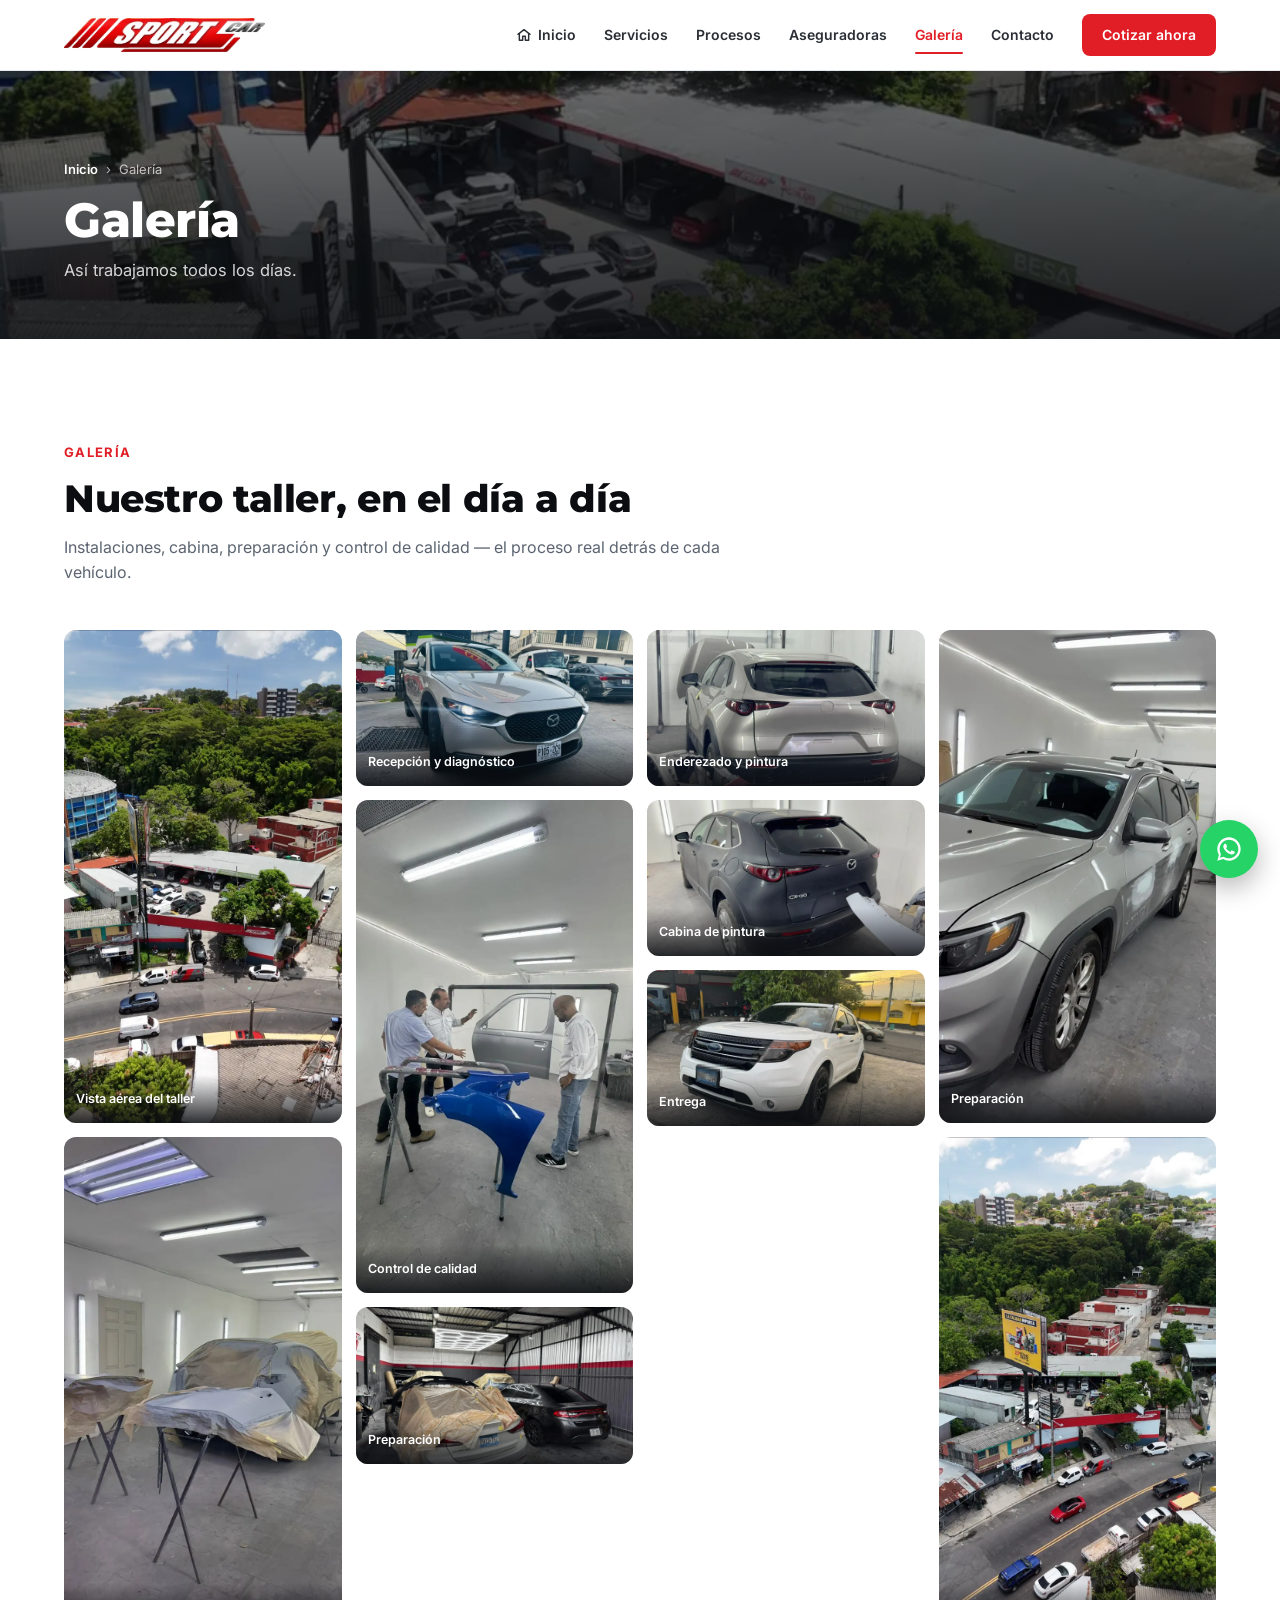
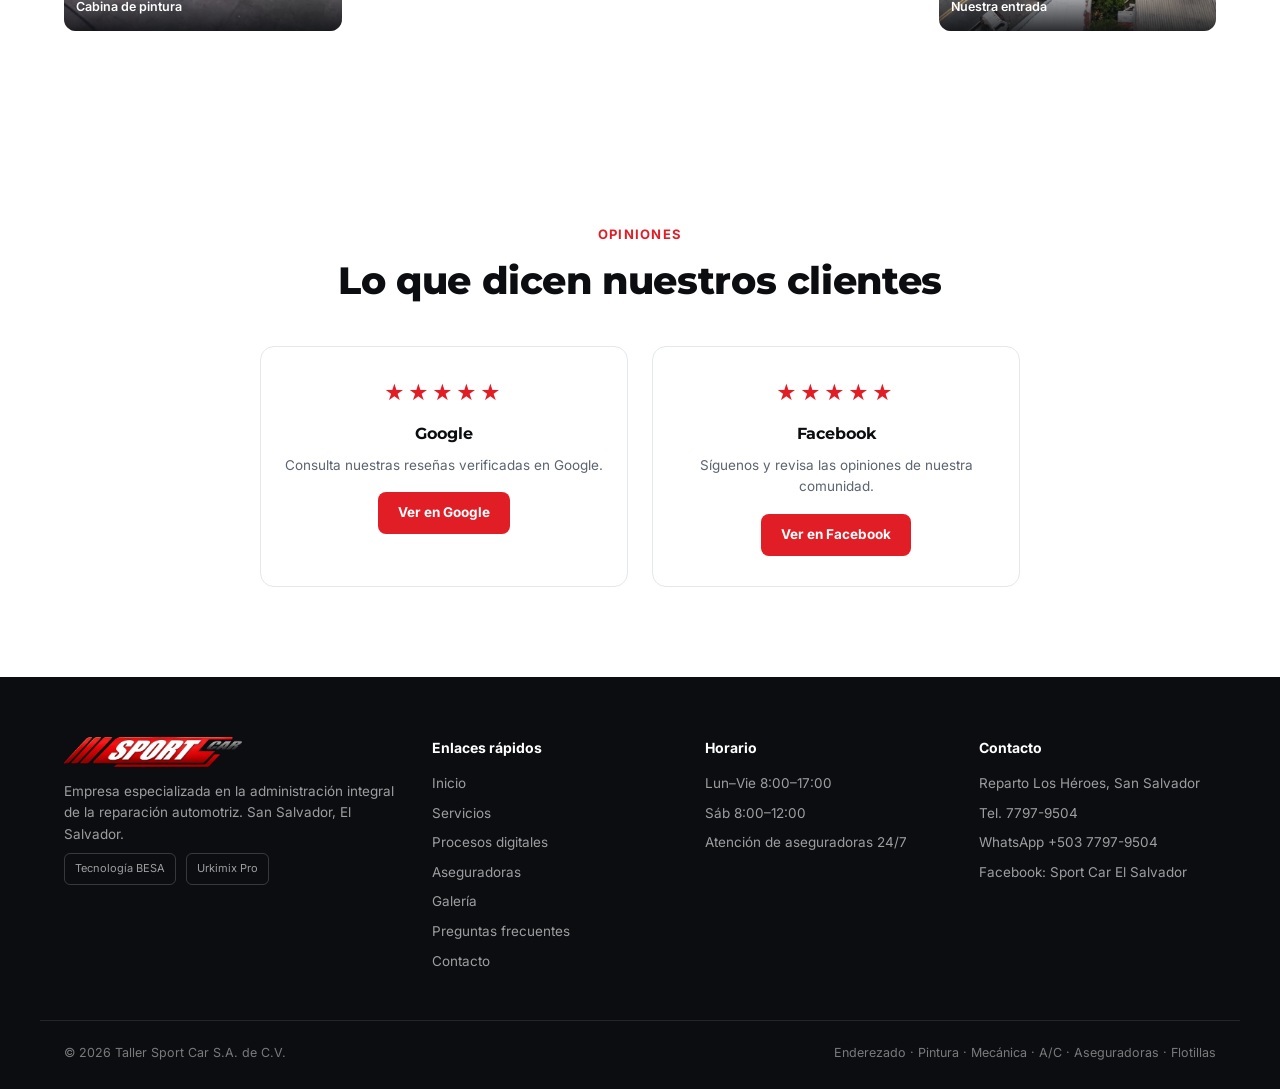
<file: galeria.html>
<!doctype html>
<html lang="es"><head>
<meta charset="utf-8">
<meta content="width=device-width, initial-scale=1.0, viewport-fit=cover" name="viewport">
<title>Galería — Taller Sport Car</title>
<meta content="Fotos reales de nuestras instalaciones en San Salvador: cabina de pintura, preparación, control de calidad y entrega." name="description">
<meta name="theme-color" content="#E11E26">
<link rel="icon" href="data:image/svg+xml,%3Csvg xmlns='http://www.w3.org/2000/svg' viewBox='0 0 64 64'%3E%3Crect width='64' height='64' rx='14' fill='%23E11E26'/%3E%3Ctext x='32' y='45' font-family='Arial Black,Arial' font-size='34' font-weight='900' font-style='italic' fill='%23fff' text-anchor='middle'%3ESC%3C/text%3E%3C/svg%3E">
<link rel="apple-touch-icon" href="img/logo-sportcar.webp">
<link rel="canonical" href="https://sportcar-web.vercel.app/galeria">
<meta property="og:type" content="website">
<meta property="og:locale" content="es_SV">
<meta property="og:site_name" content="Taller Sport Car">
<meta property="og:title" content="Galería — Taller Sport Car">
<meta property="og:description" content="Fotos reales de nuestras instalaciones en San Salvador: cabina de pintura, preparación, control de calidad y entrega.">
<meta property="og:url" content="https://sportcar-web.vercel.app/galeria">
<meta property="og:image" content="https://sportcar-web.vercel.app/img/og-sportcar.jpg">
<meta property="og:image:width" content="1200">
<meta property="og:image:height" content="630">
<meta name="twitter:card" content="summary_large_image">


<link href="https://fonts.googleapis.com" rel="preconnect">
<link crossorigin="" href="https://fonts.gstatic.com" rel="preconnect">
<link href="https://fonts.googleapis.com/css2?family=Montserrat:wght@600;700;800&amp;family=Inter:wght@400;500;600;700&amp;family=JetBrains+Mono:wght@500;600&amp;display=swap" rel="stylesheet">
<link rel="stylesheet" href="css/styles.css">
</head>
<body data-page="galeria">
<header>
<nav class="topnav">
<a class="logo" href="index.html" aria-label="Ir al inicio"><img alt="Taller Sport Car" src="img/logo-sportcar.webp"></a>
<div class="nav-links" id="navLinks">
<a href="index.html"><svg aria-hidden="true" width="16" height="16" viewBox="0 0 24 24" fill="none" stroke="currentColor" stroke-width="2.2" stroke-linecap="round" stroke-linejoin="round"><path d="M3 11l9-7 9 7"/><path d="M5 10v10h5v-6h4v6h5V10"/></svg>Inicio</a>
<a href="servicios.html">Servicios</a>
<a href="procesos.html">Procesos</a>
<a href="empresas.html">Aseguradoras</a>
<a href="galeria.html" class="active" aria-current="page">Galería</a>
<a href="contacto.html">Contacto</a>
<a class="nav-cta" href="contacto.html#cotizar">Cotizar ahora</a>
</div>
<button class="menu-btn" id="menuBtn" type="button" aria-label="Abrir menú" aria-expanded="false" aria-controls="navLinks"><span></span><span></span><span></span></button>
</nav>
</header>
<main>
<section class="page-head" style="background-image:url('img/aerea-estadio.webp')">
<div class="page-head-overlay"></div>
<div class="wrap page-head-in">
<nav class="crumbs" aria-label="Ruta"><a href="index.html">Inicio</a><span>›</span><span>Galería</span></nav>
<h1>Galería</h1>
<p>Así trabajamos todos los días.</p>
</div>
</section>
<section class="galeria reveal" id="galeria">
<div class="wrap">
<div class="section-head">
<span class="kicker edit">Galería</span>
<h2 class="edit">Nuestro taller, en el día a día</h2>
<p class="edit">Instalaciones, cabina, preparación y control de calidad — el proceso real detrás de cada vehículo.</p>
</div>
<div class="gal-grid">
<div class="gal-item"><img src="img/aerea-taller.webp" alt="Vista aérea del Taller Sport Car" loading="lazy" decoding="async"><div class="gal-cap edit">Vista aérea del taller</div></div>
<div class="gal-item"><img src="img/cabina-pintura.webp" alt="Cabina de pintura — Taller Sport Car" loading="lazy" decoding="async"><div class="gal-cap edit">Cabina de pintura</div></div>
<div class="gal-item"><img src="img/recepcion-diagnostico.webp" alt="Recepción y diagnóstico — Taller Sport Car" loading="lazy" decoding="async"><div class="gal-cap edit">Recepción y diagnóstico</div></div>
<div class="gal-item"><img src="img/enderezado-puerta.webp" alt="Control de calidad — Taller Sport Car" loading="lazy" decoding="async"><div class="gal-cap edit">Control de calidad</div></div>
<div class="gal-item"><img src="img/preparacion-cabina.webp" alt="Preparación — Taller Sport Car" loading="lazy" decoding="async"><div class="gal-cap edit">Preparación</div></div>
<div class="gal-item"><img src="img/enderezado-pintura.webp" alt="Enderezado y pintura — Taller Sport Car" loading="lazy" decoding="async"><div class="gal-cap edit">Enderezado y pintura</div></div>
<div class="gal-item"><img src="img/cabina-pintura-2.webp" alt="Cabina de pintura — Taller Sport Car" loading="lazy" decoding="async"><div class="gal-cap edit">Cabina de pintura</div></div>
<div class="gal-item"><img src="img/entrega.webp" alt="Entrega — Taller Sport Car" loading="lazy" decoding="async"><div class="gal-cap edit">Entrega</div></div>
<div class="gal-item"><img src="img/preparacion.webp" alt="Preparación — Taller Sport Car" loading="lazy" decoding="async"><div class="gal-cap edit">Preparación</div></div>
<div class="gal-item"><img src="img/aerea-rotulo.webp" alt="Entrada del Taller Sport Car" loading="lazy" decoding="async"><div class="gal-cap edit">Nuestra entrada</div></div>
</div>
</div>
</section>
<section class="opiniones reveal" id="opiniones">
<div class="wrap">
<div class="section-head center">
<span class="kicker edit">Opiniones</span>
<h2 class="edit">Lo que dicen nuestros clientes</h2>
</div>
<div class="op-grid">
<div class="op-card">
<div class="stars edit">★★★★★</div>
<h3 class="edit">Google</h3>
<p class="edit">Consulta nuestras reseñas verificadas en Google.</p>
<a class="btn btn-primary" href="https://www.google.com/maps/search/?api=1&amp;query=Taller%20Sport%20Car%20Reparto%20Los%20Heroes%20San%20Salvador" rel="noopener" target="_blank">Ver en Google</a>
</div>
<div class="op-card">
<div class="stars edit">★★★★★</div>
<h3 class="edit">Facebook</h3>
<p class="edit">Síguenos y revisa las opiniones de nuestra comunidad.</p>
<a class="btn btn-primary" href="https://www.facebook.com/search/top?q=Sport%20Car%20El%20Salvador" rel="noopener" target="_blank">Ver en Facebook</a>
</div>
</div>
</div>
</section>
</main>
<a aria-label="WhatsApp" class="wa-float" href="https://wa.me/50377979504?text=Hola%2C%20quisiera%20informaci%C3%B3n%20sobre%20sus%20servicios" rel="noopener" target="_blank">
<svg fill="#fff" height="28" viewBox="0 0 24 24" width="28"><path d="M12 2C6.5 2 2 6.5 2 12c0 1.85.5 3.58 1.36 5.07L2 22l5.07-1.33A9.94 9.94 0 0 0 12 22c5.5 0 10-4.5 10-10S17.5 2 12 2zm0 18c-1.6 0-3.1-.43-4.4-1.18l-.32-.19-3.02.79.8-2.94-.2-.32A7.94 7.94 0 0 1 4 12c0-4.42 3.58-8 8-8s8 3.58 8 8-3.58 8-8 8zm4.4-5.98c-.24-.12-1.43-.7-1.65-.78-.22-.08-.38-.12-.54.12-.16.24-.62.78-.76.94-.14.16-.28.18-.52.06-.24-.12-1.02-.38-1.94-1.2-.72-.64-1.2-1.44-1.34-1.68-.14-.24-.02-.37.1-.49.11-.11.24-.28.36-.42.12-.14.16-.24.24-.4.08-.16.04-.3-.02-.42-.06-.12-.54-1.3-.74-1.78-.2-.47-.4-.4-.54-.4h-.46c-.16 0-.42.06-.64.3-.22.24-.84.82-.84 2s.86 2.32.98 2.48c.12.16 1.7 2.6 4.12 3.64.58.25 1.03.4 1.38.51.58.18 1.11.16 1.53.1.47-.07 1.43-.58 1.63-1.14.2-.56.2-1.04.14-1.14-.06-.1-.22-.16-.46-.28z"></path></svg>
</a>
<div class="mob-bar" role="navigation" aria-label="Accesos rápidos">
<a class="mb-home" href="index.html"><svg aria-hidden="true" width="20" height="20" viewBox="0 0 24 24" fill="none" stroke="currentColor" stroke-width="2.2" stroke-linecap="round" stroke-linejoin="round"><path d="M3 11l9-7 9 7"/><path d="M5 10v10h5v-6h4v6h5V10"/></svg><span>Inicio</span></a>
<a class="mb-call" href="tel:+50377979504"><svg aria-hidden="true" width="20" height="20" viewBox="0 0 24 24" fill="none" stroke="currentColor" stroke-width="2.2" stroke-linecap="round" stroke-linejoin="round"><path d="M22 16.9v3a2 2 0 0 1-2.2 2 19.8 19.8 0 0 1-8.6-3.1 19.5 19.5 0 0 1-6-6A19.8 19.8 0 0 1 2.1 4.2 2 2 0 0 1 4.1 2h3a2 2 0 0 1 2 1.7c.1.9.4 1.8.7 2.7a2 2 0 0 1-.5 2.1L8 9.8a16 16 0 0 0 6 6l1.3-1.3a2 2 0 0 1 2.1-.4c.9.3 1.8.6 2.7.7a2 2 0 0 1 1.7 2z"/></svg><span>Llamar</span></a>
<a class="mb-wa" href="https://wa.me/50377979504?text=Hola%2C%20quisiera%20informaci%C3%B3n%20sobre%20sus%20servicios" rel="noopener" target="_blank"><svg aria-hidden="true" fill="currentColor" height="20" viewBox="0 0 24 24" width="20"><path d="M12 2C6.5 2 2 6.5 2 12c0 1.85.5 3.58 1.36 5.07L2 22l5.07-1.33A9.94 9.94 0 0 0 12 22c5.5 0 10-4.5 10-10S17.5 2 12 2z"/></svg><span>WhatsApp</span></a>
<a class="mb-quote" href="contacto.html#cotizar"><svg aria-hidden="true" width="20" height="20" viewBox="0 0 24 24" fill="none" stroke="currentColor" stroke-width="2.2" stroke-linecap="round" stroke-linejoin="round"><path d="M14 2H6a2 2 0 0 0-2 2v16a2 2 0 0 0 2 2h12a2 2 0 0 0 2-2V8z"/><path d="M14 2v6h6M8 13h8M8 17h5"/></svg><span>Cotizar</span></a>
</div>
<footer>
<div class="wrap foot-grid">
<div class="foot-col">
<a href="index.html" class="logo" style="background:transparent; padding:0; box-shadow:none; margin-bottom:14px;"><img alt="Sport Car" src="img/logo-sportcar.webp" style="height:30px"></a>
<p class="edit">Empresa especializada en la administración integral de la reparación automotriz. San Salvador, El Salvador.</p>
<div class="foot-badges">
<div class="foot-badge edit">Tecnología BESA</div>
<div class="foot-badge edit">Urkimix Pro</div>
</div>
</div>
<div class="foot-col">
<h4>Enlaces rápidos</h4>
<a href="index.html">Inicio</a>
<a href="servicios.html">Servicios</a>
<a href="procesos.html">Procesos digitales</a>
<a href="empresas.html">Aseguradoras</a>
<a href="galeria.html">Galería</a>
<a href="contacto.html#faq">Preguntas frecuentes</a>
<a href="contacto.html">Contacto</a>
</div>
<div class="foot-col">
<h4>Horario</h4>
<p class="edit">Lun–Vie 8:00–17:00</p>
<p class="edit">Sáb 8:00–12:00</p>
<p class="edit">Atención de aseguradoras 24/7</p>
</div>
<div class="foot-col">
<h4>Contacto</h4>
<p class="edit">Reparto Los Héroes, San Salvador</p>
<a href="tel:+50377979504">Tel. 7797-9504</a>
<a href="https://wa.me/50377979504" rel="noopener" target="_blank">WhatsApp +503 7797-9504</a>
<a href="https://www.facebook.com/search/top?q=Sport%20Car%20El%20Salvador" rel="noopener" target="_blank">Facebook: Sport Car El Salvador</a>
</div>
</div>
<div class="wrap foot-bottom">
<p class="edit">© <span id="year">2026</span> Taller Sport Car S.A. de C.V.</p>
<p class="edit">Enderezado · Pintura · Mecánica · A/C · Aseguradoras · Flotillas</p>
</div>
</footer>
<script src="js/main.js"></script>
<script src="js/editor.js"></script>
</body>
</html>
</file>
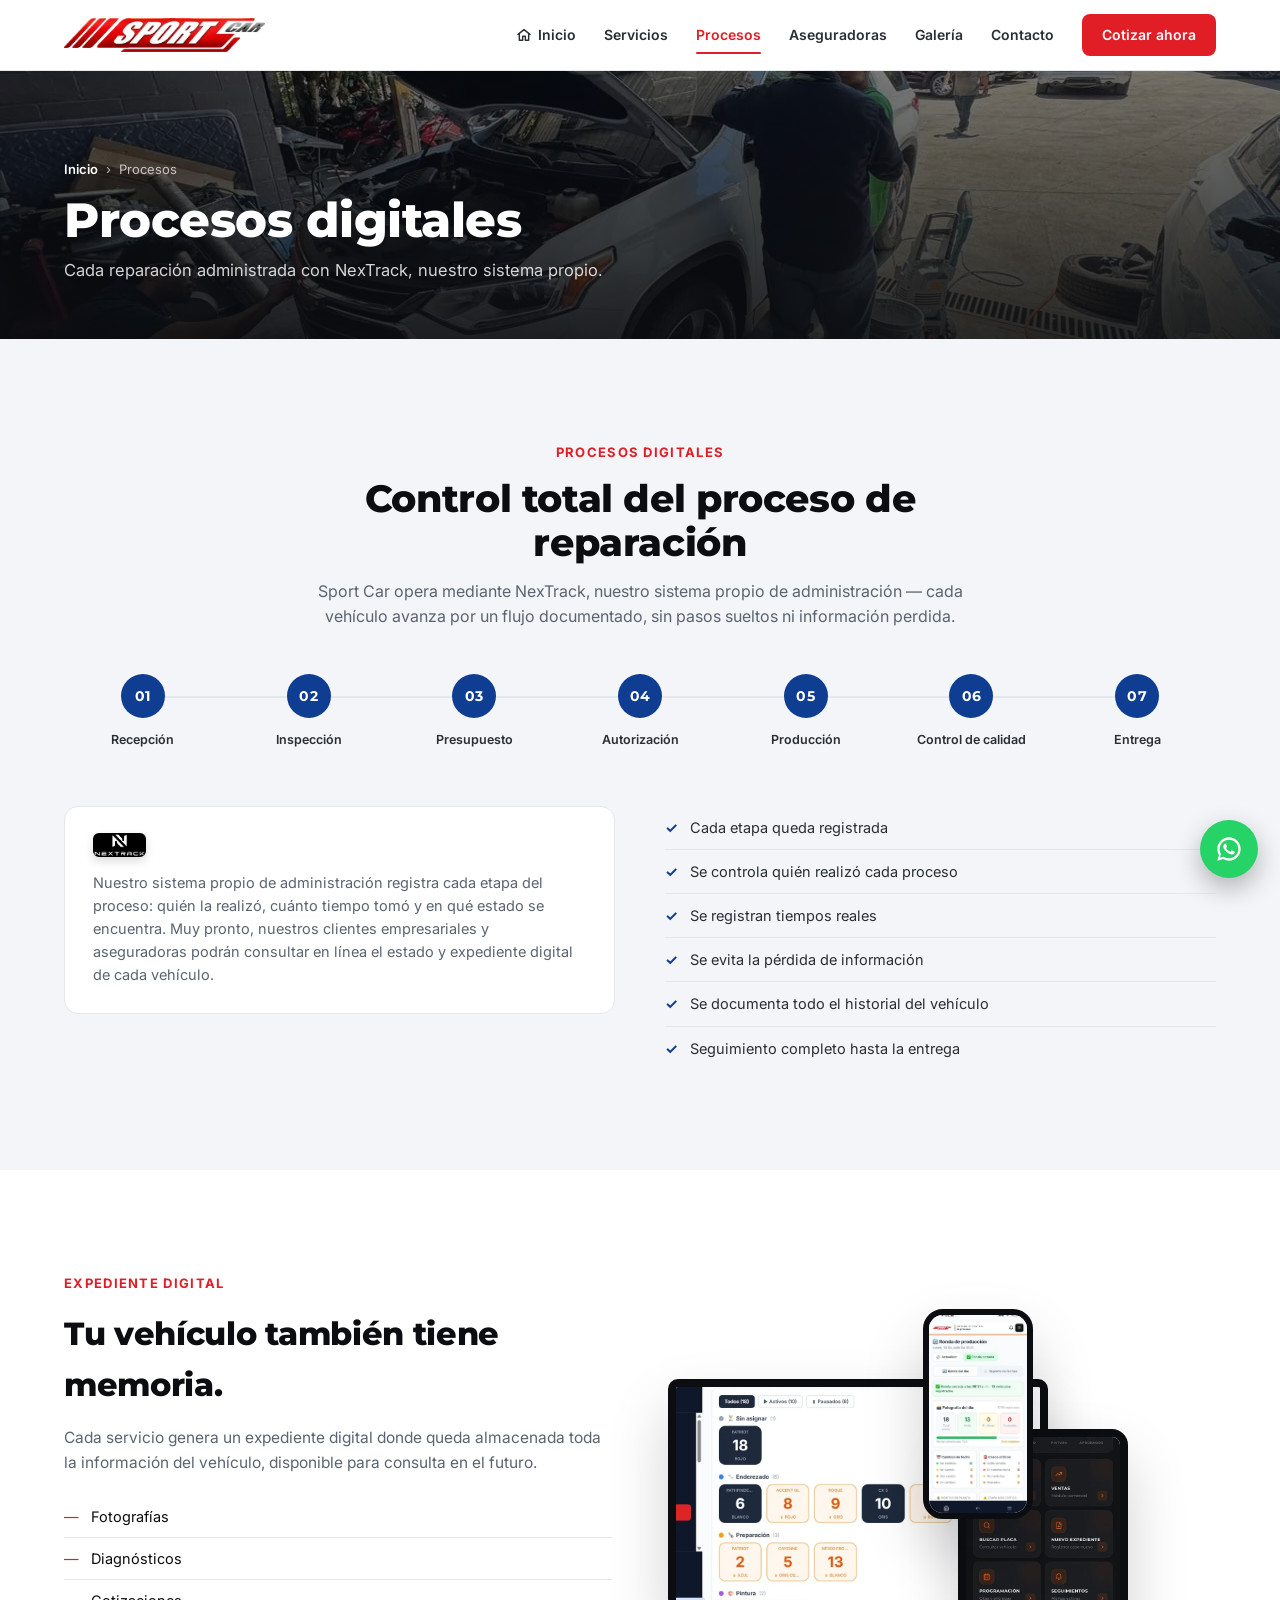
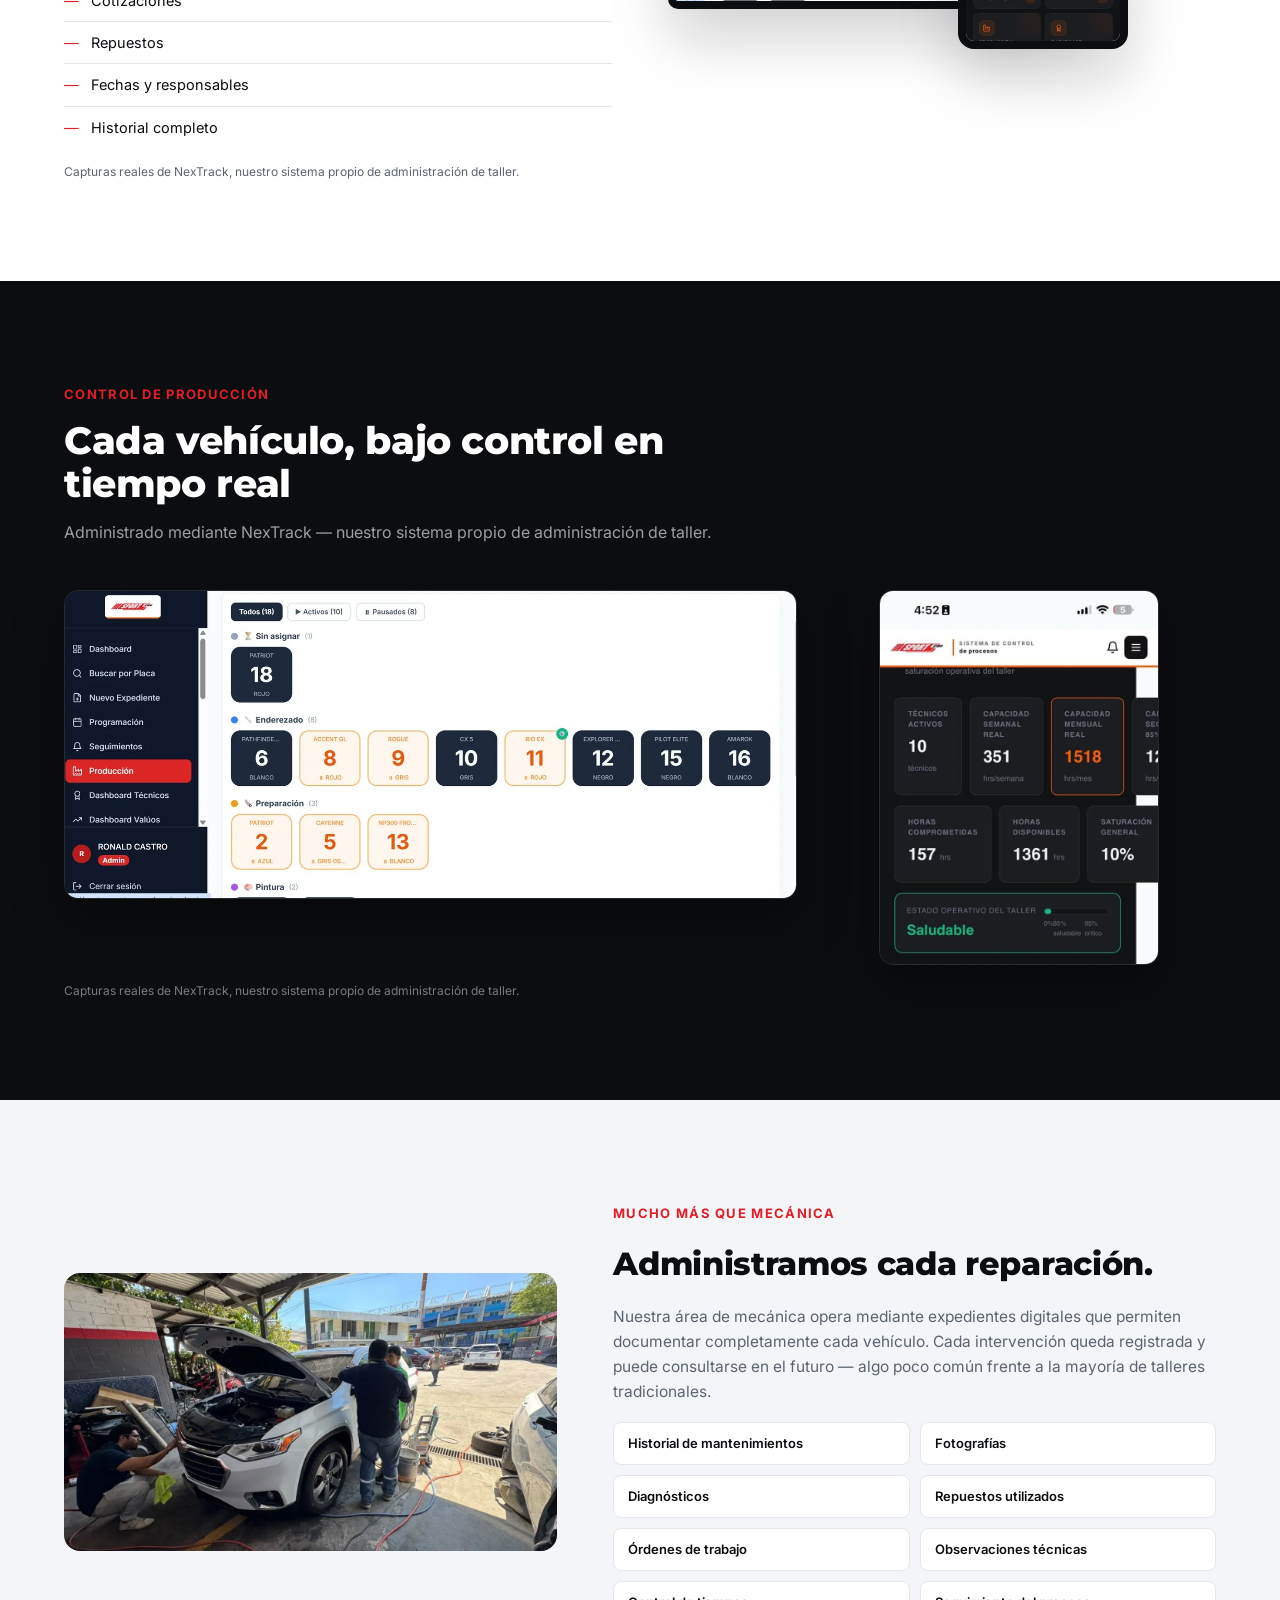
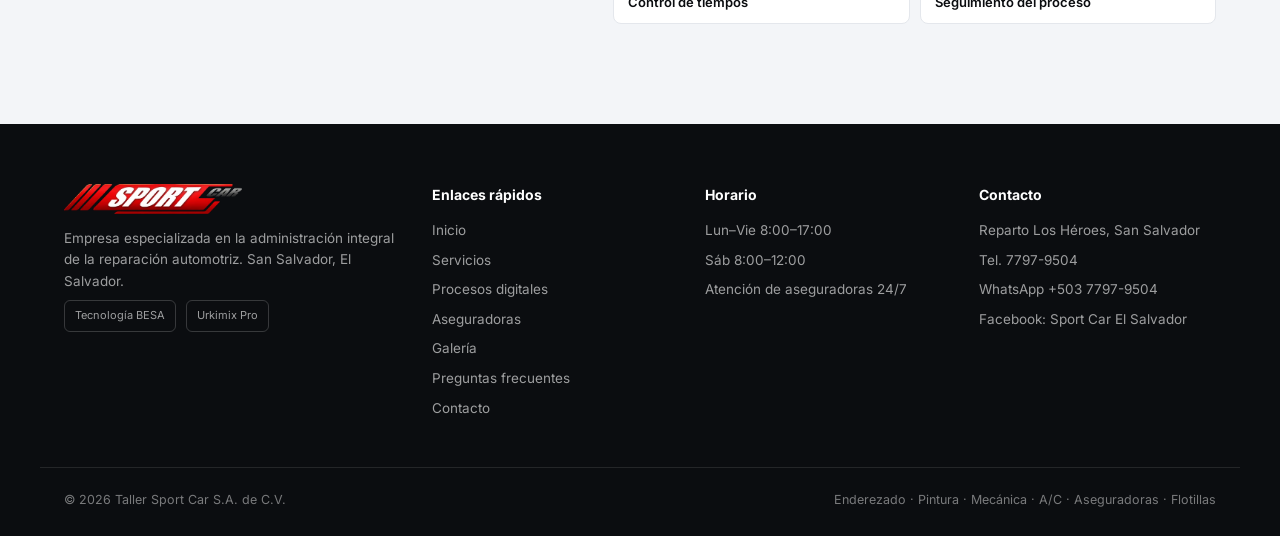
<file: procesos.html>
<!doctype html>
<html lang="es"><head>
<meta charset="utf-8">
<meta content="width=device-width, initial-scale=1.0, viewport-fit=cover" name="viewport">
<title>Procesos digitales y NexTrack — Taller Sport Car</title>
<meta content="Cómo administramos cada reparación con NexTrack: recepción, inspección, producción, control de calidad y entrega con trazabilidad completa." name="description">
<meta name="theme-color" content="#E11E26">
<link rel="icon" href="data:image/svg+xml,%3Csvg xmlns='http://www.w3.org/2000/svg' viewBox='0 0 64 64'%3E%3Crect width='64' height='64' rx='14' fill='%23E11E26'/%3E%3Ctext x='32' y='45' font-family='Arial Black,Arial' font-size='34' font-weight='900' font-style='italic' fill='%23fff' text-anchor='middle'%3ESC%3C/text%3E%3C/svg%3E">
<link rel="apple-touch-icon" href="img/logo-sportcar.webp">
<link rel="canonical" href="https://sportcar-web.vercel.app/procesos">
<meta property="og:type" content="website">
<meta property="og:locale" content="es_SV">
<meta property="og:site_name" content="Taller Sport Car">
<meta property="og:title" content="Procesos digitales y NexTrack — Taller Sport Car">
<meta property="og:description" content="Cómo administramos cada reparación con NexTrack: recepción, inspección, producción, control de calidad y entrega con trazabilidad completa.">
<meta property="og:url" content="https://sportcar-web.vercel.app/procesos">
<meta property="og:image" content="https://sportcar-web.vercel.app/img/og-sportcar.jpg">
<meta property="og:image:width" content="1200">
<meta property="og:image:height" content="630">
<meta name="twitter:card" content="summary_large_image">


<link href="https://fonts.googleapis.com" rel="preconnect">
<link crossorigin="" href="https://fonts.gstatic.com" rel="preconnect">
<link href="https://fonts.googleapis.com/css2?family=Montserrat:wght@600;700;800&amp;family=Inter:wght@400;500;600;700&amp;family=JetBrains+Mono:wght@500;600&amp;display=swap" rel="stylesheet">
<link rel="stylesheet" href="css/styles.css">
</head>
<body data-page="procesos">
<header>
<nav class="topnav">
<a class="logo" href="index.html" aria-label="Ir al inicio"><img alt="Taller Sport Car" src="img/logo-sportcar.webp"></a>
<div class="nav-links" id="navLinks">
<a href="index.html"><svg aria-hidden="true" width="16" height="16" viewBox="0 0 24 24" fill="none" stroke="currentColor" stroke-width="2.2" stroke-linecap="round" stroke-linejoin="round"><path d="M3 11l9-7 9 7"/><path d="M5 10v10h5v-6h4v6h5V10"/></svg>Inicio</a>
<a href="servicios.html">Servicios</a>
<a href="procesos.html" class="active" aria-current="page">Procesos</a>
<a href="empresas.html">Aseguradoras</a>
<a href="galeria.html">Galería</a>
<a href="contacto.html">Contacto</a>
<a class="nav-cta" href="contacto.html#cotizar">Cotizar ahora</a>
</div>
<button class="menu-btn" id="menuBtn" type="button" aria-label="Abrir menú" aria-expanded="false" aria-controls="navLinks"><span></span><span></span><span></span></button>
</nav>
</header>
<main>
<section class="page-head" style="background-image:url('img/mecanica-patio.webp')">
<div class="page-head-overlay"></div>
<div class="wrap page-head-in">
<nav class="crumbs" aria-label="Ruta"><a href="index.html">Inicio</a><span>›</span><span>Procesos</span></nav>
<h1>Procesos digitales</h1>
<p>Cada reparación administrada con NexTrack, nuestro sistema propio.</p>
</div>
</section>
<section class="procesos reveal" id="procesos">
<div class="wrap">
<div class="section-head center" style="margin-left:auto;margin-right:auto;">
<span class="kicker edit">Procesos digitales</span>
<h2 class="edit">Control total del proceso de reparación</h2>
<p class="edit">Sport Car opera mediante NexTrack, nuestro sistema propio de administración — cada vehículo avanza por un flujo documentado, sin pasos sueltos ni información perdida.</p>
</div>
<div class="flow">
<div class="flow-step"><div class="node mono edit">01</div><div class="lbl edit">Recepción</div></div>
<div class="flow-step"><div class="node mono edit">02</div><div class="lbl edit">Inspección</div></div>
<div class="flow-step"><div class="node mono edit">03</div><div class="lbl edit">Presupuesto</div></div>
<div class="flow-step"><div class="node mono edit">04</div><div class="lbl edit">Autorización</div></div>
<div class="flow-step"><div class="node mono edit">05</div><div class="lbl edit">Producción</div></div>
<div class="flow-step"><div class="node mono edit">06</div><div class="lbl edit">Control de calidad</div></div>
<div class="flow-step"><div class="node mono edit">07</div><div class="lbl edit">Entrega</div></div>
</div>
<div class="proc-bottom">
<div class="proc-note">
<img alt="NexTrack" class="nextrack-badge" src="img/nextrack-logo.webp" loading="lazy" decoding="async">
<p class="edit">Nuestro sistema propio de administración registra cada etapa del proceso: quién la realizó, cuánto tiempo tomó y en qué estado se encuentra. Muy pronto, nuestros clientes empresariales y aseguradoras podrán consultar en línea el estado y expediente digital de cada vehículo.</p>
</div>
<ul class="check-list">
<li class="edit">Cada etapa queda registrada</li>
<li class="edit">Se controla quién realizó cada proceso</li>
<li class="edit">Se registran tiempos reales</li>
<li class="edit">Se evita la pérdida de información</li>
<li class="edit">Se documenta todo el historial del vehículo</li>
<li class="edit">Seguimiento completo hasta la entrega</li>
</ul>
</div>
</div>
</section>
<section class="expediente reveal" id="expediente">
<div class="wrap exp-grid">
<div>
<span class="kicker edit">Expediente digital</span>
<h2 class="edit" style="font-size:clamp(24px,3.2vw,32px); font-weight:800; margin-bottom:16px;">Tu vehículo también tiene memoria.</h2>
<p class="edit" style="color:var(--muted); font-size:15.5px; margin-bottom:20px;">Cada servicio genera un expediente digital donde queda almacenada toda la información del vehículo, disponible para consulta en el futuro.</p>
<ul class="exp-list">
<li class="edit">Fotografías</li>
<li class="edit">Diagnósticos</li>
<li class="edit">Cotizaciones</li>
<li class="edit">Repuestos</li>
<li class="edit">Fechas y responsables</li>
<li class="edit">Historial completo</li>
</ul>
</div>
<div class="devices">
<div class="device laptop"><img alt="NexTrack — panel de producción" src="img/nextrack-produccion.webp" loading="lazy" decoding="async"></div>
<div class="device tablet"><img alt="NexTrack — panel de control" src="img/nextrack-panel.webp" loading="lazy" decoding="async"></div>
<div class="device phone"><img alt="NexTrack — ronda de producción" src="img/nextrack-ronda.webp" loading="lazy" decoding="async"></div>
</div>
</div>
<p class="wrap edit" style="font-size:12px;color:var(--muted);margin-top:14px;">Capturas reales de NexTrack, nuestro sistema propio de administración de taller.</p>
</section>
<section class="control reveal" id="control">
<div class="wrap">
<div class="section-head">
<span class="kicker edit">Control de producción</span>
<h2 class="edit">Cada vehículo, bajo control en tiempo real</h2>
<p class="edit">Administrado mediante NexTrack — nuestro sistema propio de administración de taller.</p>
</div>
<div class="control-shots">
<div class="cshot wide"><img alt="NexTrack — panel de producción" src="img/nextrack-produccion.webp" loading="lazy" decoding="async"></div>
<div class="cshot phone"><img alt="NexTrack — capacidad en tiempo real" src="img/nextrack-capacidad.webp" loading="lazy" decoding="async"></div>
</div>
<p class="edit" style="font-size:12px;color:rgba(255,255,255,0.45);margin-top:16px;">Capturas reales de NexTrack, nuestro sistema propio de administración de taller.</p>
</div>
</section>
<section class="mecanica reveal" id="mecanica">
<div class="wrap mec-grid">
<div class="mec-photo">
<img alt="Área de mecánica Sport Car" src="img/mecanica-patio.webp" loading="lazy" decoding="async">
</div>
<div class="mec-text">
<span class="kicker edit">Mucho más que mecánica</span>
<h2 class="edit" style="font-size:clamp(24px,3.2vw,32px); font-weight:800; margin-bottom:16px;">Administramos cada reparación.</h2>
<p class="edit">Nuestra área de mecánica opera mediante expedientes digitales que permiten documentar completamente cada vehículo. Cada intervención queda registrada y puede consultarse en el futuro — algo poco común frente a la mayoría de talleres tradicionales.</p>
<div class="tag-grid">
<div class="tag-pill edit">Historial de mantenimientos</div>
<div class="tag-pill edit">Fotografías</div>
<div class="tag-pill edit">Diagnósticos</div>
<div class="tag-pill edit">Repuestos utilizados</div>
<div class="tag-pill edit">Órdenes de trabajo</div>
<div class="tag-pill edit">Observaciones técnicas</div>
<div class="tag-pill edit">Control de tiempos</div>
<div class="tag-pill edit">Seguimiento del proceso</div>
</div>
</div>
</div>
</section>
</main>
<a aria-label="WhatsApp" class="wa-float" href="https://wa.me/50377979504?text=Hola%2C%20quisiera%20informaci%C3%B3n%20sobre%20sus%20servicios" rel="noopener" target="_blank">
<svg fill="#fff" height="28" viewBox="0 0 24 24" width="28"><path d="M12 2C6.5 2 2 6.5 2 12c0 1.85.5 3.58 1.36 5.07L2 22l5.07-1.33A9.94 9.94 0 0 0 12 22c5.5 0 10-4.5 10-10S17.5 2 12 2zm0 18c-1.6 0-3.1-.43-4.4-1.18l-.32-.19-3.02.79.8-2.94-.2-.32A7.94 7.94 0 0 1 4 12c0-4.42 3.58-8 8-8s8 3.58 8 8-3.58 8-8 8zm4.4-5.98c-.24-.12-1.43-.7-1.65-.78-.22-.08-.38-.12-.54.12-.16.24-.62.78-.76.94-.14.16-.28.18-.52.06-.24-.12-1.02-.38-1.94-1.2-.72-.64-1.2-1.44-1.34-1.68-.14-.24-.02-.37.1-.49.11-.11.24-.28.36-.42.12-.14.16-.24.24-.4.08-.16.04-.3-.02-.42-.06-.12-.54-1.3-.74-1.78-.2-.47-.4-.4-.54-.4h-.46c-.16 0-.42.06-.64.3-.22.24-.84.82-.84 2s.86 2.32.98 2.48c.12.16 1.7 2.6 4.12 3.64.58.25 1.03.4 1.38.51.58.18 1.11.16 1.53.1.47-.07 1.43-.58 1.63-1.14.2-.56.2-1.04.14-1.14-.06-.1-.22-.16-.46-.28z"></path></svg>
</a>
<div class="mob-bar" role="navigation" aria-label="Accesos rápidos">
<a class="mb-home" href="index.html"><svg aria-hidden="true" width="20" height="20" viewBox="0 0 24 24" fill="none" stroke="currentColor" stroke-width="2.2" stroke-linecap="round" stroke-linejoin="round"><path d="M3 11l9-7 9 7"/><path d="M5 10v10h5v-6h4v6h5V10"/></svg><span>Inicio</span></a>
<a class="mb-call" href="tel:+50377979504"><svg aria-hidden="true" width="20" height="20" viewBox="0 0 24 24" fill="none" stroke="currentColor" stroke-width="2.2" stroke-linecap="round" stroke-linejoin="round"><path d="M22 16.9v3a2 2 0 0 1-2.2 2 19.8 19.8 0 0 1-8.6-3.1 19.5 19.5 0 0 1-6-6A19.8 19.8 0 0 1 2.1 4.2 2 2 0 0 1 4.1 2h3a2 2 0 0 1 2 1.7c.1.9.4 1.8.7 2.7a2 2 0 0 1-.5 2.1L8 9.8a16 16 0 0 0 6 6l1.3-1.3a2 2 0 0 1 2.1-.4c.9.3 1.8.6 2.7.7a2 2 0 0 1 1.7 2z"/></svg><span>Llamar</span></a>
<a class="mb-wa" href="https://wa.me/50377979504?text=Hola%2C%20quisiera%20informaci%C3%B3n%20sobre%20sus%20servicios" rel="noopener" target="_blank"><svg aria-hidden="true" fill="currentColor" height="20" viewBox="0 0 24 24" width="20"><path d="M12 2C6.5 2 2 6.5 2 12c0 1.85.5 3.58 1.36 5.07L2 22l5.07-1.33A9.94 9.94 0 0 0 12 22c5.5 0 10-4.5 10-10S17.5 2 12 2z"/></svg><span>WhatsApp</span></a>
<a class="mb-quote" href="contacto.html#cotizar"><svg aria-hidden="true" width="20" height="20" viewBox="0 0 24 24" fill="none" stroke="currentColor" stroke-width="2.2" stroke-linecap="round" stroke-linejoin="round"><path d="M14 2H6a2 2 0 0 0-2 2v16a2 2 0 0 0 2 2h12a2 2 0 0 0 2-2V8z"/><path d="M14 2v6h6M8 13h8M8 17h5"/></svg><span>Cotizar</span></a>
</div>
<footer>
<div class="wrap foot-grid">
<div class="foot-col">
<a href="index.html" class="logo" style="background:transparent; padding:0; box-shadow:none; margin-bottom:14px;"><img alt="Sport Car" src="img/logo-sportcar.webp" style="height:30px"></a>
<p class="edit">Empresa especializada en la administración integral de la reparación automotriz. San Salvador, El Salvador.</p>
<div class="foot-badges">
<div class="foot-badge edit">Tecnología BESA</div>
<div class="foot-badge edit">Urkimix Pro</div>
</div>
</div>
<div class="foot-col">
<h4>Enlaces rápidos</h4>
<a href="index.html">Inicio</a>
<a href="servicios.html">Servicios</a>
<a href="procesos.html">Procesos digitales</a>
<a href="empresas.html">Aseguradoras</a>
<a href="galeria.html">Galería</a>
<a href="contacto.html#faq">Preguntas frecuentes</a>
<a href="contacto.html">Contacto</a>
</div>
<div class="foot-col">
<h4>Horario</h4>
<p class="edit">Lun–Vie 8:00–17:00</p>
<p class="edit">Sáb 8:00–12:00</p>
<p class="edit">Atención de aseguradoras 24/7</p>
</div>
<div class="foot-col">
<h4>Contacto</h4>
<p class="edit">Reparto Los Héroes, San Salvador</p>
<a href="tel:+50377979504">Tel. 7797-9504</a>
<a href="https://wa.me/50377979504" rel="noopener" target="_blank">WhatsApp +503 7797-9504</a>
<a href="https://www.facebook.com/search/top?q=Sport%20Car%20El%20Salvador" rel="noopener" target="_blank">Facebook: Sport Car El Salvador</a>
</div>
</div>
<div class="wrap foot-bottom">
<p class="edit">© <span id="year">2026</span> Taller Sport Car S.A. de C.V.</p>
<p class="edit">Enderezado · Pintura · Mecánica · A/C · Aseguradoras · Flotillas</p>
</div>
</footer>
<script src="js/main.js"></script>
<script src="js/editor.js"></script>
</body>
</html>
</file>
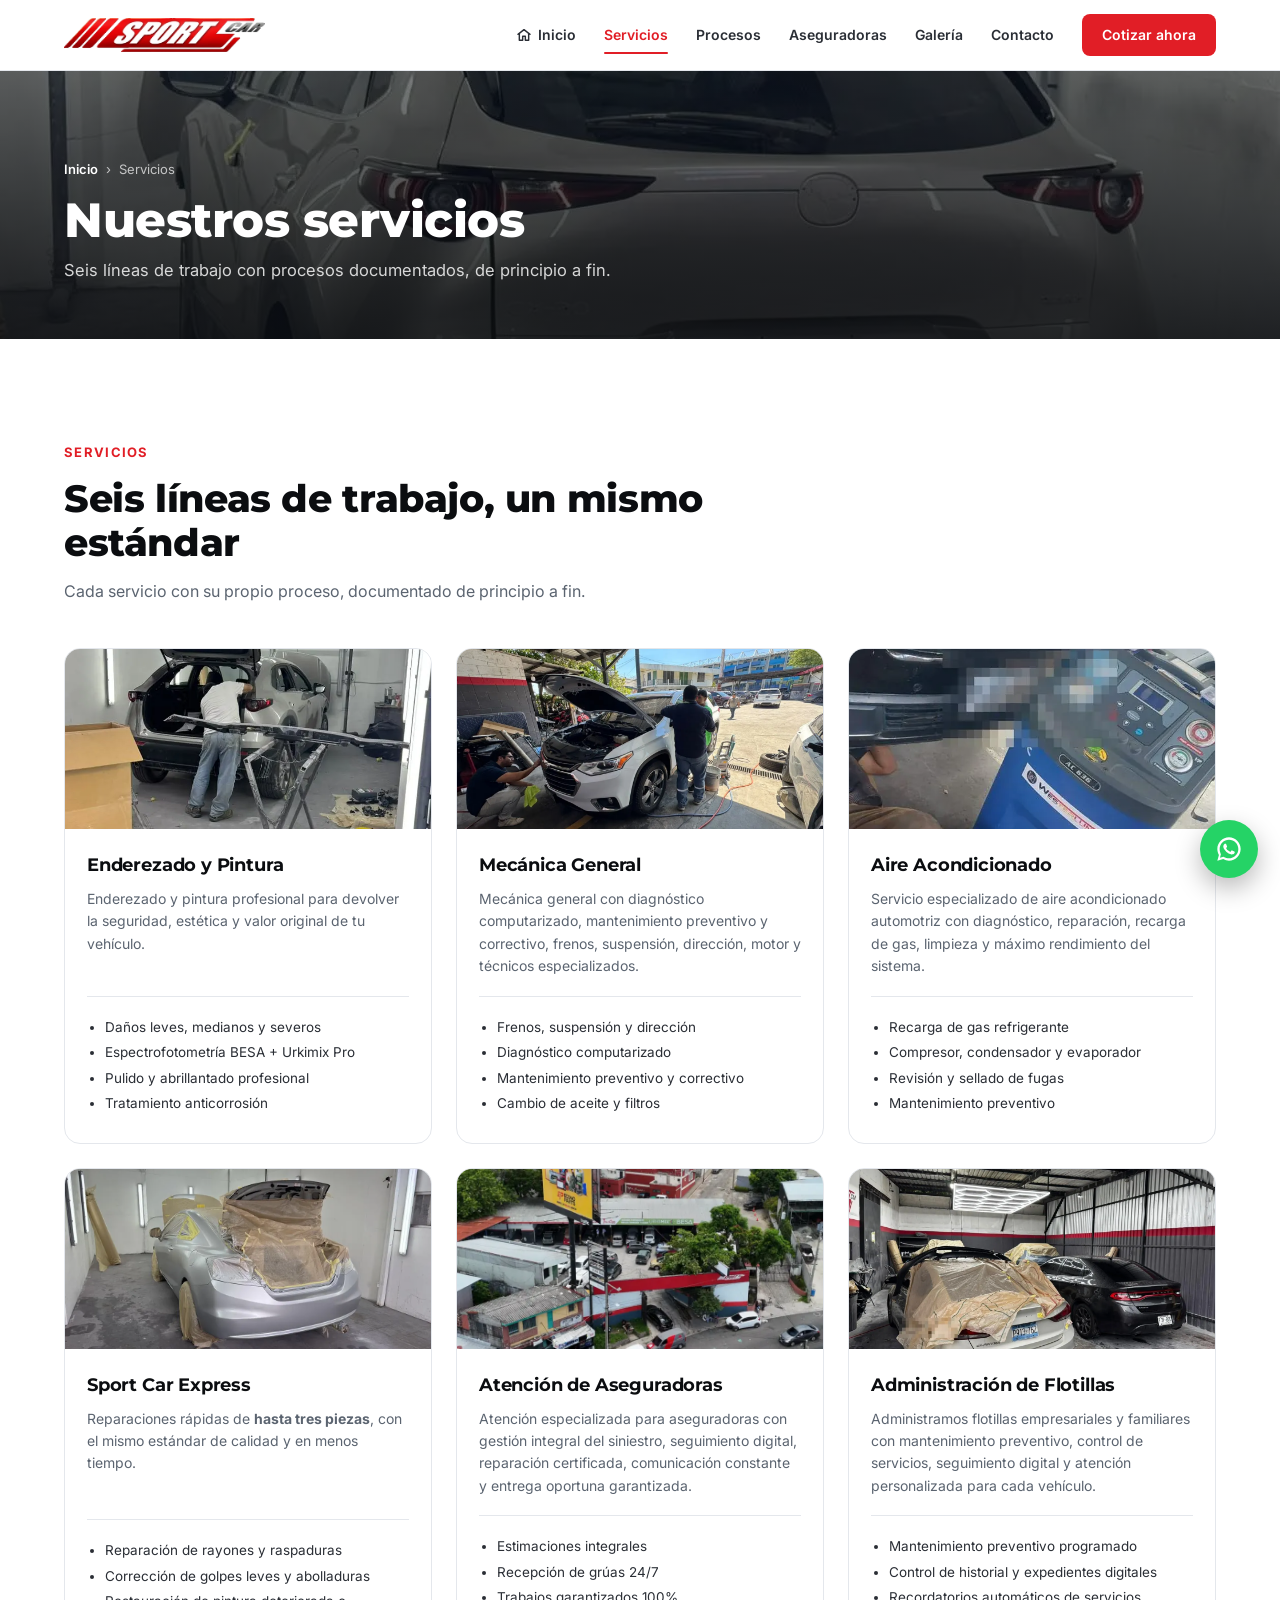
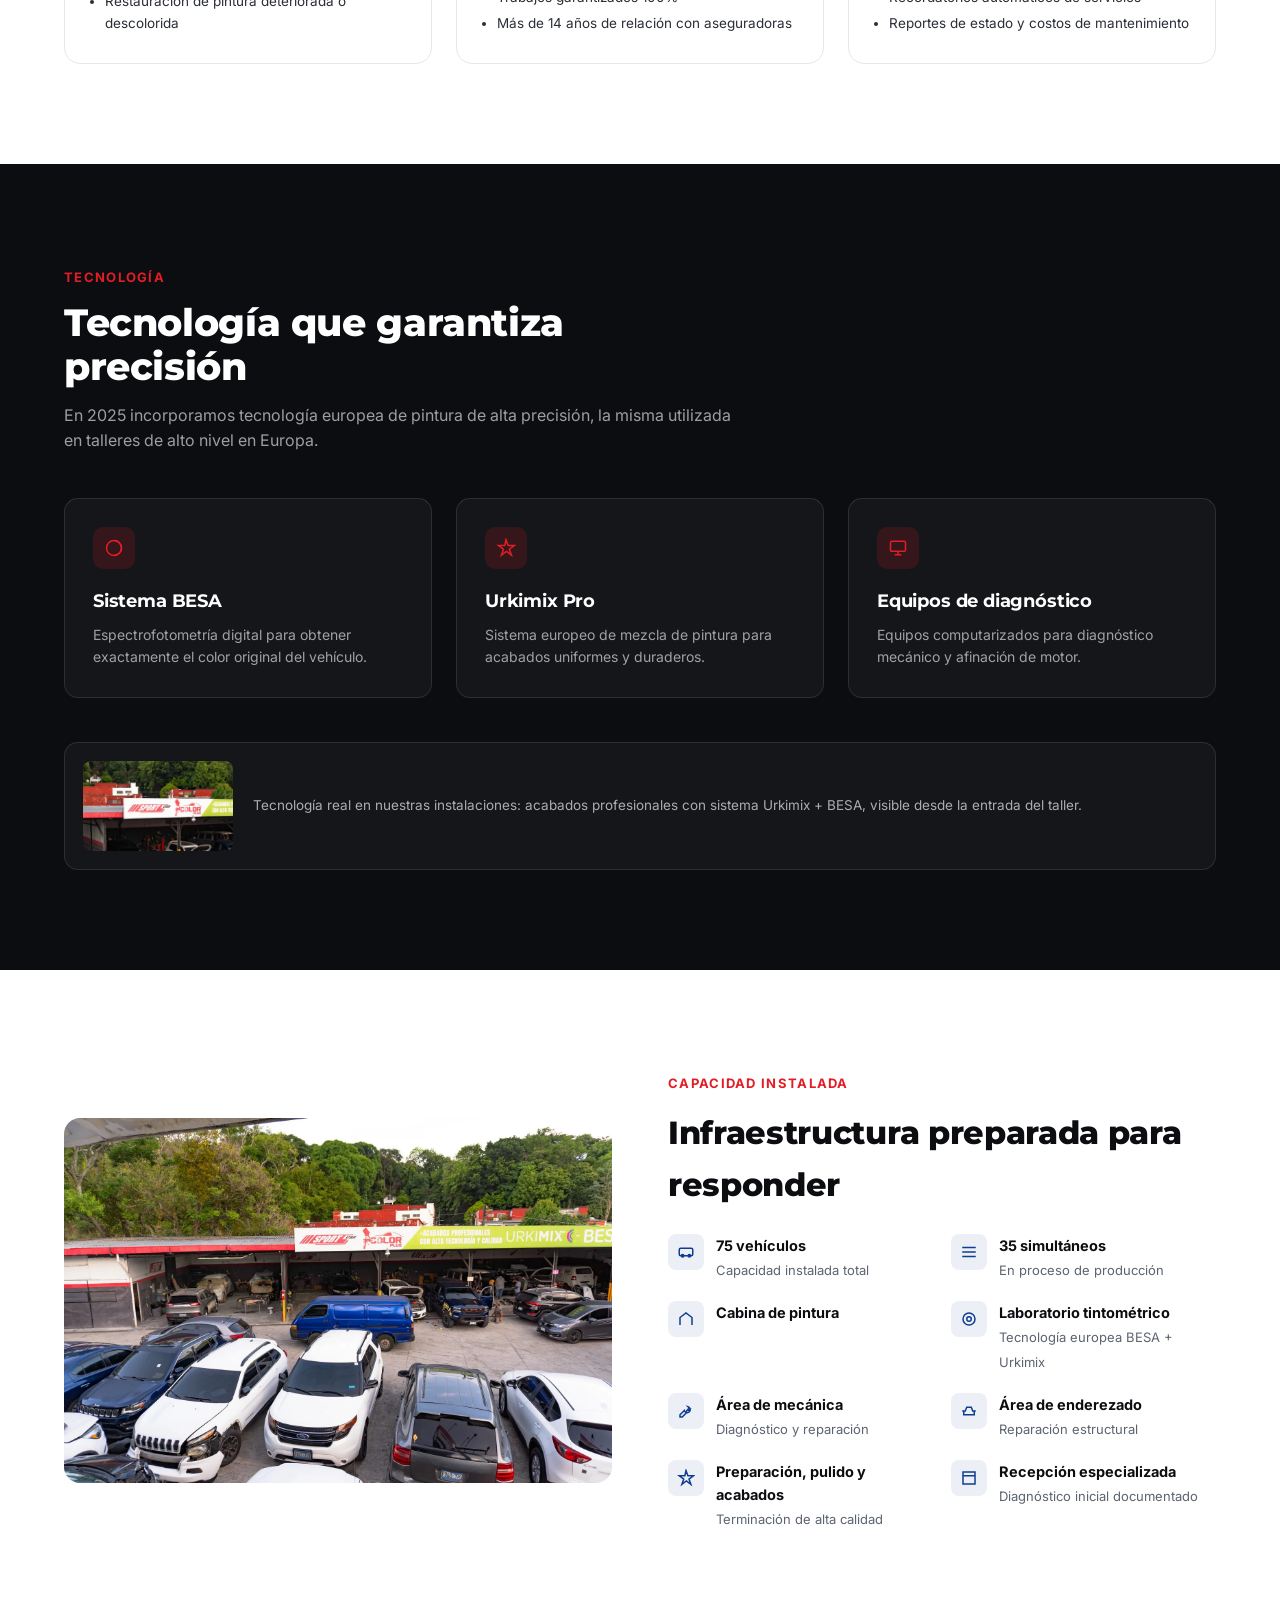
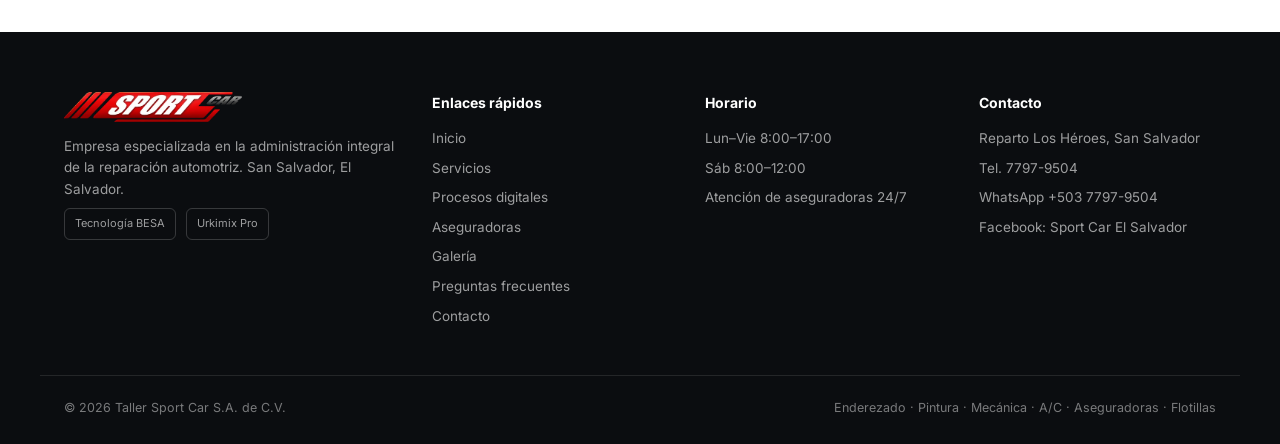
<file: servicios.html>
<!doctype html>
<html lang="es"><head>
<meta charset="utf-8">
<meta content="width=device-width, initial-scale=1.0, viewport-fit=cover" name="viewport">
<title>Servicios — Taller Sport Car</title>
<meta content="Enderezado y pintura, mecánica general, aire acondicionado, Sport Car Express, aseguradoras y flotillas en San Salvador." name="description">
<meta name="theme-color" content="#E11E26">
<link rel="icon" href="data:image/svg+xml,%3Csvg xmlns='http://www.w3.org/2000/svg' viewBox='0 0 64 64'%3E%3Crect width='64' height='64' rx='14' fill='%23E11E26'/%3E%3Ctext x='32' y='45' font-family='Arial Black,Arial' font-size='34' font-weight='900' font-style='italic' fill='%23fff' text-anchor='middle'%3ESC%3C/text%3E%3C/svg%3E">
<link rel="apple-touch-icon" href="img/logo-sportcar.webp">
<link rel="canonical" href="https://sportcar-web.vercel.app/servicios">
<meta property="og:type" content="website">
<meta property="og:locale" content="es_SV">
<meta property="og:site_name" content="Taller Sport Car">
<meta property="og:title" content="Servicios — Taller Sport Car">
<meta property="og:description" content="Enderezado y pintura, mecánica general, aire acondicionado, Sport Car Express, aseguradoras y flotillas en San Salvador.">
<meta property="og:url" content="https://sportcar-web.vercel.app/servicios">
<meta property="og:image" content="https://sportcar-web.vercel.app/img/og-sportcar.jpg">
<meta property="og:image:width" content="1200">
<meta property="og:image:height" content="630">
<meta name="twitter:card" content="summary_large_image">


<link href="https://fonts.googleapis.com" rel="preconnect">
<link crossorigin="" href="https://fonts.gstatic.com" rel="preconnect">
<link href="https://fonts.googleapis.com/css2?family=Montserrat:wght@600;700;800&amp;family=Inter:wght@400;500;600;700&amp;family=JetBrains+Mono:wght@500;600&amp;display=swap" rel="stylesheet">
<link rel="stylesheet" href="css/styles.css">
</head>
<body data-page="servicios">
<header>
<nav class="topnav">
<a class="logo" href="index.html" aria-label="Ir al inicio"><img alt="Taller Sport Car" src="img/logo-sportcar.webp"></a>
<div class="nav-links" id="navLinks">
<a href="index.html"><svg aria-hidden="true" width="16" height="16" viewBox="0 0 24 24" fill="none" stroke="currentColor" stroke-width="2.2" stroke-linecap="round" stroke-linejoin="round"><path d="M3 11l9-7 9 7"/><path d="M5 10v10h5v-6h4v6h5V10"/></svg>Inicio</a>
<a href="servicios.html" class="active" aria-current="page">Servicios</a>
<a href="procesos.html">Procesos</a>
<a href="empresas.html">Aseguradoras</a>
<a href="galeria.html">Galería</a>
<a href="contacto.html">Contacto</a>
<a class="nav-cta" href="contacto.html#cotizar">Cotizar ahora</a>
</div>
<button class="menu-btn" id="menuBtn" type="button" aria-label="Abrir menú" aria-expanded="false" aria-controls="navLinks"><span></span><span></span><span></span></button>
</nav>
</header>
<main>
<section class="page-head" style="background-image:url('img/enderezado-pintura.webp')">
<div class="page-head-overlay"></div>
<div class="wrap page-head-in">
<nav class="crumbs" aria-label="Ruta"><a href="index.html">Inicio</a><span>›</span><span>Servicios</span></nav>
<h1>Nuestros servicios</h1>
<p>Seis líneas de trabajo con procesos documentados, de principio a fin.</p>
</div>
</section>
<section class="servicios reveal" id="servicios">
<div class="wrap">
<div class="section-head">
<span class="kicker edit">Servicios</span>
<h2 class="edit">Seis líneas de trabajo, un mismo estándar</h2>
<p class="edit">Cada servicio con su propio proceso, documentado de principio a fin.</p>
</div>
<div class="serv-grid">
<div class="serv-card" id="enderezado">
<div class="serv-photo"><img alt="Enderezado y Pintura" src="img/enderezado-cabina.webp" loading="lazy" decoding="async"></div>
<div class="serv-body">
<h3 class="edit">Enderezado y Pintura</h3>
<p class="desc edit">Enderezado y pintura profesional para devolver la seguridad, estética y valor original de tu vehículo.</p>
<div class="serv-more open" id="m1">
<ul>
<li class="edit">Daños leves, medianos y severos</li>
<li class="edit">Espectrofotometría BESA + Urkimix Pro</li>
<li class="edit">Pulido y abrillantado profesional</li>
<li class="edit">Tratamiento anticorrosión</li>
</ul>
</div>
</div>
</div>
<div class="serv-card" id="mecanica-general">
<div class="serv-photo"><img alt="Mecánica General" src="img/mecanica-patio.webp" loading="lazy" decoding="async"></div>
<div class="serv-body">
<h3 class="edit">Mecánica General</h3>
<p class="desc edit">Mecánica general con diagnóstico computarizado, mantenimiento preventivo y correctivo, frenos, suspensión, dirección, motor y técnicos especializados.</p>
<div class="serv-more open" id="m2">
<ul>
<li class="edit">Frenos, suspensión y dirección</li>
<li class="edit">Diagnóstico computarizado</li>
<li class="edit">Mantenimiento preventivo y correctivo</li>
<li class="edit">Cambio de aceite y filtros</li>
</ul>
</div>
</div>
</div>
<div class="serv-card" id="aire-acondicionado">
<div class="serv-photo"><img alt="Aire Acondicionado" src="img/aire-acondicionado.webp" loading="lazy" decoding="async"></div>
<div class="serv-body">
<h3 class="edit">Aire Acondicionado</h3>
<p class="desc edit">Servicio especializado de aire acondicionado automotriz con diagnóstico, reparación, recarga de gas, limpieza y máximo rendimiento del sistema.</p>
<div class="serv-more open" id="m3">
<ul>
<li class="edit">Recarga de gas refrigerante</li>
<li class="edit">Compresor, condensador y evaporador</li>
<li class="edit">Revisión y sellado de fugas</li>
<li class="edit">Mantenimiento preventivo</li>
</ul>
</div>
</div>
</div>
<div class="serv-card" id="express">
<div class="serv-photo"><img alt="Sport Car Express" src="img/sportcar-express.webp" loading="lazy" decoding="async"></div>
<div class="serv-body">
<h3 class="edit">Sport Car Express</h3>
<p class="desc edit">Reparaciones rápidas de <strong>hasta tres piezas</strong>, con el mismo estándar de calidad y en menos tiempo.</p>
<div class="serv-more open" id="m4">
<ul>
<li class="edit">Reparación de rayones y raspaduras</li>
<li class="edit">Corrección de golpes leves y abolladuras</li>
<li class="edit">Restauración de pintura deteriorada o descolorida</li>
</ul>
</div>
</div>
</div>
<div class="serv-card" id="aseguradoras-servicio">
<div class="serv-photo"><img alt="Atención de Aseguradoras" src="img/aerea-rotulo-h.webp" loading="lazy" decoding="async"></div>
<div class="serv-body">
<h3 class="edit">Atención de Aseguradoras</h3>
<p class="desc edit">Atención especializada para aseguradoras con gestión integral del siniestro, seguimiento digital, reparación certificada, comunicación constante y entrega oportuna garantizada.</p>
<div class="serv-more open" id="m5">
<ul>
<li class="edit">Estimaciones integrales</li>
<li class="edit">Recepción de grúas 24/7</li>
<li class="edit">Trabajos garantizados 100%</li>
<li class="edit">Más de 14 años de relación con aseguradoras</li>
</ul>
</div>
</div>
</div>
<div class="serv-card" id="flotillas">
<div class="serv-photo"><img alt="Administración de Flotillas" src="img/preparacion-cabina.webp" loading="lazy" decoding="async"></div>
<div class="serv-body">
<h3 class="edit">Administración de Flotillas</h3>
<p class="desc edit">Administramos flotillas empresariales y familiares con mantenimiento preventivo, control de servicios, seguimiento digital y atención personalizada para cada vehículo.</p>
<div class="serv-more open" id="m6">
<ul>
<li class="edit">Mantenimiento preventivo programado</li>
<li class="edit">Control de historial y expedientes digitales</li>
<li class="edit">Recordatorios automáticos de servicios</li>
<li class="edit">Reportes de estado y costos de mantenimiento</li>
</ul>
</div>
</div>
</div>
</div>
</div>
</section>
<section class="tecnologia reveal" id="tecnologia">
<div class="wrap">
<div class="section-head">
<span class="kicker edit">Tecnología</span>
<h2 class="edit">Tecnología que garantiza precisión</h2>
<p class="edit">En 2025 incorporamos tecnología europea de pintura de alta precisión, la misma utilizada en talleres de alto nivel en Europa.</p>
</div>
<div class="tech-grid">
<div class="tech-card">
<div class="ic"><svg fill="none" height="20" stroke="#E11E26" stroke-width="1.8" viewBox="0 0 24 24" width="20"><circle cx="12" cy="12" r="9"></circle><path d="M12 3a9 9 0 0 1 0 18"></path></svg></div>
<h3 class="edit">Sistema BESA</h3>
<p class="edit">Espectrofotometría digital para obtener exactamente el color original del vehículo.</p>
</div>
<div class="tech-card">
<div class="ic"><svg fill="none" height="20" stroke="#E11E26" stroke-width="1.8" viewBox="0 0 24 24" width="20"><path d="M12 2l2.5 7h7.5l-6 4.5 2.5 7-6-4.5-6 4.5 2.5-7-6-4.5h7.5z"></path></svg></div>
<h3 class="edit">Urkimix Pro</h3>
<p class="edit">Sistema europeo de mezcla de pintura para acabados uniformes y duraderos.</p>
</div>
<div class="tech-card">
<div class="ic"><svg fill="none" height="20" stroke="#E11E26" stroke-width="1.8" viewBox="0 0 24 24" width="20"><rect height="12" rx="1.5" width="18" x="3" y="4"></rect><path d="M8 20h8M12 16v4"></path></svg></div>
<h3 class="edit">Equipos de diagnóstico</h3>
<p class="edit">Equipos computarizados para diagnóstico mecánico y afinación de motor.</p>
</div>
</div>
<div class="tech-proof">
<img alt="Tecnología BESA y Urkimix en Sport Car" src="img/rotulo-besa-urkimix.webp" loading="lazy" decoding="async">
<p class="edit">Tecnología real en nuestras instalaciones: acabados profesionales con sistema Urkimix + BESA, visible desde la entrada del taller.</p>
</div>
</div>
</section>
<section class="capacidad reveal" id="capacidad">
<div class="wrap cap-grid">
<div class="cap-photo">
<img alt="Instalaciones y patio de producción del Taller Sport Car" src="img/taller-patio-2.webp" loading="lazy" decoding="async">
</div>
<div>
<span class="kicker edit">Capacidad instalada</span>
<h2 class="edit" style="font-size:clamp(24px,3.2vw,32px); font-weight:800; margin-bottom:24px;">Infraestructura preparada para responder</h2>
<div class="cap-list">
<div class="cap-item"><div class="ic"><svg fill="none" height="18" stroke="#0F3D91" stroke-width="2" viewBox="0 0 24 24" width="18"><rect height="10" rx="2" width="18" x="3" y="7"></rect><circle cx="7.5" cy="17" r="1.6"></circle><circle cx="16.5" cy="17" r="1.6"></circle></svg></div><div class="txt"><strong>75 vehículos</strong><span class="edit">Capacidad instalada total</span></div></div>
<div class="cap-item"><div class="ic"><svg fill="none" height="18" stroke="#0F3D91" stroke-width="2" viewBox="0 0 24 24" width="18"><path d="M3 12h18M3 6h18M3 18h18"></path></svg></div><div class="txt"><strong>35 simultáneos</strong><span class="edit">En proceso de producción</span></div></div>
<div class="cap-item"><div class="ic"><svg fill="none" height="18" stroke="#0F3D91" stroke-width="2" viewBox="0 0 24 24" width="18"><path d="M4 20V10l8-6 8 6v10"></path></svg></div><div class="txt cap-txt-solo"><strong>Cabina de pintura</strong></div></div>
<div class="cap-item"><div class="ic"><svg fill="none" height="18" stroke="#0F3D91" stroke-width="2" viewBox="0 0 24 24" width="18"><circle cx="12" cy="12" r="8"></circle><circle cx="12" cy="12" r="3"></circle></svg></div><div class="txt"><strong>Laboratorio tintométrico</strong><span class="edit">Tecnología europea BESA + Urkimix</span></div></div>
<div class="cap-item"><div class="ic"><svg fill="none" height="18" stroke="#0F3D91" stroke-width="2" viewBox="0 0 24 24" width="18"><path d="M14.7 6.3a4 4 0 1 1-4.9 4.9L4 17v3h3l5.8-5.8a4 4 0 0 1 4.9-4.9l-2 2-1-1 2-2z"></path></svg></div><div class="txt"><strong>Área de mecánica</strong><span class="edit">Diagnóstico y reparación</span></div></div>
<div class="cap-item"><div class="ic"><svg fill="none" height="18" stroke="#0F3D91" stroke-width="2" viewBox="0 0 24 24" width="18"><path d="M3 12h4l2-5h6l2 5h4M5 12v5h14v-5"></path></svg></div><div class="txt"><strong>Área de enderezado</strong><span class="edit">Reparación estructural</span></div></div>
<div class="cap-item"><div class="ic"><svg fill="none" height="18" stroke="#0F3D91" stroke-width="2" viewBox="0 0 24 24" width="18"><path d="M12 2l2.5 7h7.5l-6 4.5 2.5 7-6-4.5-6 4.5 2.5-7-6-4.5h7.5z"></path></svg></div><div class="txt"><strong>Preparación, pulido y acabados</strong><span class="edit">Terminación de alta calidad</span></div></div>
<div class="cap-item"><div class="ic"><svg fill="none" height="18" stroke="#0F3D91" stroke-width="2" viewBox="0 0 24 24" width="18"><path d="M4 4h16v16H4z"></path><path d="M4 9h16"></path></svg></div><div class="txt"><strong>Recepción especializada</strong><span class="edit">Diagnóstico inicial documentado</span></div></div>
</div>
</div>
</div>
</section>
</main>
<a aria-label="WhatsApp" class="wa-float" href="https://wa.me/50377979504?text=Hola%2C%20quisiera%20informaci%C3%B3n%20sobre%20sus%20servicios" rel="noopener" target="_blank">
<svg fill="#fff" height="28" viewBox="0 0 24 24" width="28"><path d="M12 2C6.5 2 2 6.5 2 12c0 1.85.5 3.58 1.36 5.07L2 22l5.07-1.33A9.94 9.94 0 0 0 12 22c5.5 0 10-4.5 10-10S17.5 2 12 2zm0 18c-1.6 0-3.1-.43-4.4-1.18l-.32-.19-3.02.79.8-2.94-.2-.32A7.94 7.94 0 0 1 4 12c0-4.42 3.58-8 8-8s8 3.58 8 8-3.58 8-8 8zm4.4-5.98c-.24-.12-1.43-.7-1.65-.78-.22-.08-.38-.12-.54.12-.16.24-.62.78-.76.94-.14.16-.28.18-.52.06-.24-.12-1.02-.38-1.94-1.2-.72-.64-1.2-1.44-1.34-1.68-.14-.24-.02-.37.1-.49.11-.11.24-.28.36-.42.12-.14.16-.24.24-.4.08-.16.04-.3-.02-.42-.06-.12-.54-1.3-.74-1.78-.2-.47-.4-.4-.54-.4h-.46c-.16 0-.42.06-.64.3-.22.24-.84.82-.84 2s.86 2.32.98 2.48c.12.16 1.7 2.6 4.12 3.64.58.25 1.03.4 1.38.51.58.18 1.11.16 1.53.1.47-.07 1.43-.58 1.63-1.14.2-.56.2-1.04.14-1.14-.06-.1-.22-.16-.46-.28z"></path></svg>
</a>
<div class="mob-bar" role="navigation" aria-label="Accesos rápidos">
<a class="mb-home" href="index.html"><svg aria-hidden="true" width="20" height="20" viewBox="0 0 24 24" fill="none" stroke="currentColor" stroke-width="2.2" stroke-linecap="round" stroke-linejoin="round"><path d="M3 11l9-7 9 7"/><path d="M5 10v10h5v-6h4v6h5V10"/></svg><span>Inicio</span></a>
<a class="mb-call" href="tel:+50377979504"><svg aria-hidden="true" width="20" height="20" viewBox="0 0 24 24" fill="none" stroke="currentColor" stroke-width="2.2" stroke-linecap="round" stroke-linejoin="round"><path d="M22 16.9v3a2 2 0 0 1-2.2 2 19.8 19.8 0 0 1-8.6-3.1 19.5 19.5 0 0 1-6-6A19.8 19.8 0 0 1 2.1 4.2 2 2 0 0 1 4.1 2h3a2 2 0 0 1 2 1.7c.1.9.4 1.8.7 2.7a2 2 0 0 1-.5 2.1L8 9.8a16 16 0 0 0 6 6l1.3-1.3a2 2 0 0 1 2.1-.4c.9.3 1.8.6 2.7.7a2 2 0 0 1 1.7 2z"/></svg><span>Llamar</span></a>
<a class="mb-wa" href="https://wa.me/50377979504?text=Hola%2C%20quisiera%20informaci%C3%B3n%20sobre%20sus%20servicios" rel="noopener" target="_blank"><svg aria-hidden="true" fill="currentColor" height="20" viewBox="0 0 24 24" width="20"><path d="M12 2C6.5 2 2 6.5 2 12c0 1.85.5 3.58 1.36 5.07L2 22l5.07-1.33A9.94 9.94 0 0 0 12 22c5.5 0 10-4.5 10-10S17.5 2 12 2z"/></svg><span>WhatsApp</span></a>
<a class="mb-quote" href="contacto.html#cotizar"><svg aria-hidden="true" width="20" height="20" viewBox="0 0 24 24" fill="none" stroke="currentColor" stroke-width="2.2" stroke-linecap="round" stroke-linejoin="round"><path d="M14 2H6a2 2 0 0 0-2 2v16a2 2 0 0 0 2 2h12a2 2 0 0 0 2-2V8z"/><path d="M14 2v6h6M8 13h8M8 17h5"/></svg><span>Cotizar</span></a>
</div>
<footer>
<div class="wrap foot-grid">
<div class="foot-col">
<a href="index.html" class="logo" style="background:transparent; padding:0; box-shadow:none; margin-bottom:14px;"><img alt="Sport Car" src="img/logo-sportcar.webp" style="height:30px"></a>
<p class="edit">Empresa especializada en la administración integral de la reparación automotriz. San Salvador, El Salvador.</p>
<div class="foot-badges">
<div class="foot-badge edit">Tecnología BESA</div>
<div class="foot-badge edit">Urkimix Pro</div>
</div>
</div>
<div class="foot-col">
<h4>Enlaces rápidos</h4>
<a href="index.html">Inicio</a>
<a href="servicios.html">Servicios</a>
<a href="procesos.html">Procesos digitales</a>
<a href="empresas.html">Aseguradoras</a>
<a href="galeria.html">Galería</a>
<a href="contacto.html#faq">Preguntas frecuentes</a>
<a href="contacto.html">Contacto</a>
</div>
<div class="foot-col">
<h4>Horario</h4>
<p class="edit">Lun–Vie 8:00–17:00</p>
<p class="edit">Sáb 8:00–12:00</p>
<p class="edit">Atención de aseguradoras 24/7</p>
</div>
<div class="foot-col">
<h4>Contacto</h4>
<p class="edit">Reparto Los Héroes, San Salvador</p>
<a href="tel:+50377979504">Tel. 7797-9504</a>
<a href="https://wa.me/50377979504" rel="noopener" target="_blank">WhatsApp +503 7797-9504</a>
<a href="https://www.facebook.com/search/top?q=Sport%20Car%20El%20Salvador" rel="noopener" target="_blank">Facebook: Sport Car El Salvador</a>
</div>
</div>
<div class="wrap foot-bottom">
<p class="edit">© <span id="year">2026</span> Taller Sport Car S.A. de C.V.</p>
<p class="edit">Enderezado · Pintura · Mecánica · A/C · Aseguradoras · Flotillas</p>
</div>
</footer>
<script src="js/main.js"></script>
<script src="js/editor.js"></script>
</body>
</html>
</file>
<file: css/styles.css>
:root{
    --white:#FFFFFF;
    --offwhite:#F3F5F8;
    --ink:#0B0D10;
    --ink-soft:#2A2E35;
    --blue:#0F3D91;
    --blue-deep:#092A66;
    --blue-soft:rgba(15,61,145,0.08);
    --red:#E11E26;
    --red-soft:rgba(225,30,38,0.08);
    --line:#E4E7EC;
    --muted:#5B6470;
  }
  *{box-sizing:border-box; margin:0; padding:0;}
  html{scroll-behavior:smooth;}
  body{
    background:var(--white);
    color:var(--ink);
    font-family:'Inter','Segoe UI',sans-serif;
    line-height:1.6;
    overflow-x:hidden;
  }
  h1,h2,h3,.display{ font-family:'Montserrat',sans-serif; letter-spacing:-0.01em; }
  .mono{ font-family:'JetBrains Mono',monospace; letter-spacing:0.02em; }
  a{ color:inherit; text-decoration:none; }
  img{ max-width:100%; display:block; }
  .wrap{ max-width:1200px; margin:0 auto; padding:0 24px; }
  section{ position:relative; }

  /* ---------- NAV ---------- */
  header{ position:sticky; top:0; z-index:100; background:rgba(255,255,255,0.92); backdrop-filter:blur(10px); border-bottom:1px solid var(--line); }
  nav.topnav{ display:flex; align-items:center; justify-content:space-between; padding:14px 24px; max-width:1200px; margin:0 auto; }
  .logo img{ height:34px; width:auto; }
  .nav-links{ display:flex; gap:28px; align-items:center; }
  .nav-links a{ color:var(--ink-soft); font-size:14px; font-weight:600; transition:color .2s; }
  .nav-links a:hover{ color:var(--blue); }
  .nav-cta{ background:var(--red); color:#fff; padding:10px 20px; border-radius:8px; font-weight:700; font-size:13.5px; transition:transform .15s, box-shadow .15s; }
  .nav-cta:hover{ transform:translateY(-1px); box-shadow:0 8px 18px rgba(225,30,38,0.3); }
  .menu-btn{ display:none; background:none; border:none; font-size:24px; cursor:pointer; color:var(--ink); }

  /* ---------- HERO SLIDER ---------- */
  .hero{ position:relative; height:88vh; min-height:560px; overflow:hidden; background:var(--ink); }
  .hero-slide{ position:absolute; inset:0; background-size:cover; background-position:center; opacity:0; transition:opacity 1.4s ease; }
  .hero-slide.active{ opacity:1; }
  .hero-overlay{ position:absolute; inset:0; background:linear-gradient(180deg, rgba(11,13,16,0.25) 0%, rgba(11,13,16,0.35) 45%, rgba(11,13,16,0.92) 100%); z-index:1; }
  .hero-content{ position:relative; z-index:2; height:100%; display:flex; flex-direction:column; justify-content:flex-end; padding:0 24px 64px; max-width:1200px; margin:0 auto; color:#fff; }
  .hero-eyebrow{ align-self:flex-start; background:var(--red); color:#fff; font-weight:700; font-size:12px; letter-spacing:0.12em; text-transform:uppercase; padding:6px 12px; border-radius:4px; margin-bottom:16px; }
  .hero h1{ font-size:clamp(30px,4.6vw,52px); font-weight:800; line-height:1.1; max-width:780px; margin-bottom:16px; }
  .hero p.lead{ font-size:17px; color:rgba(255,255,255,0.82); max-width:560px; margin-bottom:30px; }
  .cta-row{ display:flex; gap:14px; flex-wrap:wrap; }
  .btn{ display:inline-flex; align-items:center; gap:8px; padding:14px 26px; border-radius:8px; font-weight:700; font-size:14.5px; transition:transform .15s, box-shadow .15s, background .15s; }
  .btn-primary{ background:var(--red); color:#fff; }
  .btn-primary:hover{ transform:translateY(-2px); box-shadow:0 10px 24px rgba(225,30,38,0.35); }
  .btn-white{ background:#fff; color:var(--ink); }
  .btn-white:hover{ transform:translateY(-2px); box-shadow:0 10px 24px rgba(255,255,255,0.2); }
  .btn-outline{ border:1.5px solid rgba(255,255,255,0.5); color:#fff; }
  .btn-outline:hover{ background:rgba(255,255,255,0.1); }
  .hero-dots{ position:absolute; z-index:2; bottom:20px; right:24px; display:flex; gap:8px; }
  .hero-dots span{ width:22px; height:3px; background:rgba(255,255,255,0.35); border-radius:2px; cursor:pointer; transition:background .2s; }
  .hero-dots span.active{ background:var(--red); }

  /* ---------- INDICADORES ---------- */
  .indicators{ background:var(--ink); padding:34px 0; }
  .ind-row{ display:flex; justify-content:space-between; flex-wrap:wrap; gap:20px; }
  .ind{ color:#fff; text-align:left; flex:1; min-width:150px; }
  .ind .num{ font-family:'Montserrat'; font-weight:800; font-size:26px; color:var(--red); }
  .ind .lbl{ font-size:12.5px; color:rgba(255,255,255,0.65); margin-top:4px; }

  /* ---------- SECTION HEADS ---------- */
  .section-head{ max-width:680px; margin-bottom:44px; }
  .kicker{ color:var(--red); font-size:13px; font-weight:700; text-transform:uppercase; letter-spacing:0.1em; margin-bottom:14px; display:inline-block; }
  .section-head h2{ font-size:clamp(26px,3.6vw,38px); font-weight:800; margin-bottom:14px; line-height:1.15; }
  .section-head p{ color:var(--muted); font-size:16px; }
  .section-head.center{ margin-left:auto; margin-right:auto; text-align:center; }

  section.reveal{ opacity:0; transform:translateY(26px); transition:opacity .7s ease, transform .7s ease; }
  section.reveal.in{ opacity:1; transform:translateY(0); }

  /* ---------- DIFERENCIA ---------- */
  .diferencia{ padding:110px 0; }
  .dif-grid{ display:grid; grid-template-columns:1fr 1fr; gap:60px; align-items:center; }
  .dif-text p{ color:var(--muted); font-size:16.5px; margin-bottom:16px; }
  .dif-text p.big{ color:var(--ink); font-size:19px; font-weight:600; }
  .dif-visual{ display:flex; justify-content:center; }
  .dif-phone{ width:260px; border:10px solid var(--ink); border-radius:28px; overflow:hidden; box-shadow:0 30px 60px rgba(11,13,16,0.18); }
  .dif-phone img{ width:100%; display:block; }

  /* ---------- PROCESOS DIGITALES ---------- */
  .procesos{ padding:100px 0; background:var(--offwhite); }
  .flow{ display:flex; justify-content:space-between; align-items:flex-start; gap:8px; margin-bottom:56px; position:relative; }
  .flow::before{ content:""; position:absolute; top:22px; left:5%; right:5%; height:2px; background:var(--line); z-index:0; }
  .flow-step{ position:relative; z-index:1; text-align:center; flex:1; min-width:0; }
  .flow-step .node{ width:44px; height:44px; border-radius:50%; background:var(--blue); color:#fff; display:flex; align-items:center; justify-content:center; font-family:'Montserrat'; font-weight:700; font-size:14px; margin:0 auto 12px; }
  .flow-step .lbl{ font-size:12.5px; font-weight:600; color:var(--ink-soft); padding:0 4px; }
  .proc-bottom{ display:grid; grid-template-columns:1fr 1fr; gap:50px; align-items:start; }
  .nextrack-badge{ height:24px; width:auto; display:block; margin-bottom:14px; border-radius:6px; box-shadow:0 4px 10px rgba(0,0,0,0.15); }
  .proc-note{ background:var(--white); border:1px solid var(--line); border-radius:14px; padding:26px 28px; }
  .proc-note .tag{ font-family:'JetBrains Mono'; font-size:12px; color:var(--blue); text-transform:uppercase; letter-spacing:0.06em; margin-bottom:10px; display:block; }
  .proc-note p{ color:var(--muted); font-size:14.5px; }
  .check-list li{ list-style:none; display:flex; gap:12px; align-items:flex-start; padding:10px 0; border-top:1px solid var(--line); font-size:14.5px; color:var(--ink-soft); }
  .check-list li:first-child{ border-top:none; }
  .check-list li::before{ content:"✓"; color:var(--blue); font-weight:700; flex-shrink:0; }

  /* ---------- CAPACIDAD ---------- */
  .capacidad{ padding:100px 0; }
  .cap-grid{ display:grid; grid-template-columns:1fr 1fr; gap:56px; align-items:center; }
  .cap-photo{ border-radius:16px; overflow:hidden; }
  .cap-photo img{ width:100%; height:100%; object-fit:cover; }
  .cap-list{ display:grid; grid-template-columns:1fr 1fr; gap:18px; }
  .cap-item{ display:flex; gap:12px; align-items:flex-start; }
  .cap-item .ic{ width:36px; height:36px; border-radius:8px; background:var(--blue-soft); display:flex; align-items:center; justify-content:center; flex-shrink:0; }
  .cap-item .txt strong{ display:block; font-size:14.5px; font-weight:700; }
  .cap-item .txt span{ font-size:13px; color:var(--muted); }

  /* ---------- TECNOLOGIA ---------- */
  .tecnologia{ padding:100px 0; background:var(--ink); color:#fff; }
  .tecnologia .section-head p{ color:rgba(255,255,255,0.6); }
  .tech-grid{ display:grid; grid-template-columns:repeat(3,1fr); gap:24px; margin-bottom:44px; }
  .tech-card{ background:rgba(255,255,255,0.04); border:1px solid rgba(255,255,255,0.1); border-radius:14px; padding:28px; }
  .tech-card .ic{ width:42px; height:42px; border-radius:10px; background:rgba(225,30,38,0.16); display:flex; align-items:center; justify-content:center; margin-bottom:18px; }
  .tech-card h3{ font-size:18px; font-weight:700; margin-bottom:8px; }
  .tech-card p{ color:rgba(255,255,255,0.6); font-size:14px; }
  .tech-proof{ display:flex; align-items:center; gap:20px; background:rgba(255,255,255,0.04); border:1px solid rgba(255,255,255,0.1); border-radius:14px; padding:18px; }
  .tech-proof img{ width:150px; height:90px; object-fit:cover; border-radius:8px; flex-shrink:0; }
  .tech-proof p{ font-size:13.5px; color:rgba(255,255,255,0.65); }

  /* ---------- SERVICIOS ---------- */
  .servicios{ padding:100px 0; }
  .serv-grid{ display:grid; grid-template-columns:repeat(3,1fr); gap:24px; }
  .serv-card{ border:1px solid var(--line); border-radius:16px; overflow:hidden; transition:transform .2s, box-shadow .2s; display:flex; flex-direction:column; }
  .serv-card:hover{ transform:translateY(-4px); box-shadow:0 16px 32px rgba(11,13,16,0.08); }
  .serv-photo{ height:180px; overflow:hidden; }
  .serv-photo img{ width:100%; height:100%; object-fit:cover; }
  .serv-photo.icon-only{ display:flex; align-items:center; justify-content:center; background:var(--blue-soft); }
  .serv-photo.icon-only svg{ width:52px; height:52px; }
  .serv-body{ padding:22px 22px 24px; flex:1; display:flex; flex-direction:column; }
  .serv-body h3{ font-size:18px; font-weight:700; margin-bottom:8px; }
  .serv-body p.desc{ color:var(--muted); font-size:14px; margin-bottom:16px; flex:1; }
  .serv-more{ display:none; font-size:13.5px; color:var(--ink-soft); border-top:1px solid var(--line); padding-top:14px; margin-top:2px; }
  .serv-more.open{ display:block; }
  .serv-more ul{ padding-left:18px; margin-top:6px; }
  .serv-more li{ margin-bottom:4px; }
  .ver-mas{ align-self:flex-start; font-size:13.5px; font-weight:700; color:var(--blue); border-bottom:1.5px solid var(--blue); padding-bottom:2px; cursor:pointer; background:none; border-left:none;border-right:none;border-top:none; font-family:inherit; }
  .placeholder-note{ font-size:11.5px; color:var(--red); margin-top:10px; font-style:italic; }

  /* ---------- MECANICA DEEP ---------- */
  .mecanica{ padding:100px 0; background:var(--offwhite); }
  .mec-grid{ display:grid; grid-template-columns:0.9fr 1.1fr; gap:56px; align-items:center; }
  .mec-photo{ border-radius:16px; overflow:hidden; }
  .mec-photo img{ width:100%; display:block; }
  .mec-text p{ color:var(--muted); font-size:15.5px; margin-bottom:18px; }
  .tag-grid{ display:grid; grid-template-columns:1fr 1fr; gap:10px; }
  .tag-pill{ font-size:13px; font-weight:600; background:#fff; border:1px solid var(--line); border-radius:8px; padding:10px 14px; }

  /* ---------- EXPEDIENTE DIGITAL ---------- */
  .expediente{ padding:100px 0; }
  .exp-grid{ display:grid; grid-template-columns:1fr 1fr; gap:56px; align-items:center; }
  .devices{ position:relative; height:400px; }
  .device{ position:absolute; background:#fff; border:8px solid var(--ink); border-radius:14px; box-shadow:0 30px 60px rgba(11,13,16,0.18); overflow:hidden; }
  .device img{ width:100%; height:100%; object-fit:cover; display:block; }
  .device.laptop{ width:380px; height:230px; left:0; top:70px; border-radius:10px; }
  .device.tablet{ width:170px; height:220px; left:290px; top:120px; border-radius:16px; }
  .device.phone{ width:110px; height:210px; left:255px; top:0; border-radius:20px; border-width:6px; }
  .exp-list li{ list-style:none; display:flex; gap:12px; padding:9px 0; border-top:1px solid var(--line); font-size:14.5px; }
  .exp-list li:first-child{ border-top:none; }
  .exp-list li::before{ content:"—"; color:var(--red); }
  .illus-note{ font-size:12px; color:var(--muted); font-style:italic; margin-top:14px; }

  /* ---------- CONTROL PRODUCCION ---------- */
  .control{ padding:100px 0; background:var(--ink); color:#fff; }
  .control .section-head p{ color:rgba(255,255,255,0.6); }
  .control-shots{ display:grid; grid-template-columns:1.3fr 0.7fr; gap:24px; align-items:start; }
  .cshot{ border-radius:14px; overflow:hidden; border:1px solid rgba(255,255,255,0.12); box-shadow:0 20px 50px rgba(0,0,0,0.35); }
  .cshot img{ width:100%; display:block; }
  .cshot.phone{ max-width:280px; margin:0 auto; }
  .dash{ background:rgba(255,255,255,0.04); border:1px solid rgba(255,255,255,0.1); border-radius:16px; padding:28px; }
  .dash-row{ display:grid; grid-template-columns:1.4fr 0.8fr 0.8fr 1fr 0.8fr; gap:12px; padding:14px 0; border-top:1px solid rgba(255,255,255,0.08); font-size:13.5px; align-items:center; }
  .dash-row.head{ color:rgba(255,255,255,0.45); font-size:12px; text-transform:uppercase; letter-spacing:0.05em; border-top:none; }
  .dash-row:not(.head):first-of-type{ border-top:none; }
  .bar{ height:6px; background:rgba(255,255,255,0.12); border-radius:4px; overflow:hidden; }
  .bar span{ display:block; height:100%; background:var(--red); }
  .status{ font-size:11.5px; font-weight:700; padding:4px 10px; border-radius:20px; display:inline-block; }
  .status.ok{ background:rgba(15,61,145,0.25); color:#8fb3f5; }
  .status.warn{ background:rgba(225,30,38,0.22); color:#ff9a9e; }

  /* ---------- EMPRESAS ---------- */
  .empresas{ padding:100px 0; }
  .emp-grid{ display:grid; grid-template-columns:1fr 1fr; gap:24px; }
  .emp-card{ border:1px solid var(--line); border-radius:14px; padding:24px; }
  .emp-card h3{ font-size:15.5px; font-weight:700; margin-bottom:6px; }
  .emp-card p{ font-size:13.5px; color:var(--muted); }

  /* ---------- ASEGURADORAS ---------- */
  .aseguradoras{ padding:100px 0; background:var(--offwhite); }
  .aseg-grid{ display:grid; grid-template-columns:1fr 1fr; gap:56px; align-items:start; }
  .aseg-text p{ color:var(--muted); font-size:15.5px; margin-bottom:16px; }
  .pill-row{ display:flex; flex-wrap:wrap; gap:10px; margin-top:20px; }
  .pill{ font-family:'Montserrat'; font-weight:700; font-size:13px; color:var(--blue); border:1px solid var(--line); background:#fff; border-radius:8px; padding:10px 16px; }
  .aseg-benefits li{ list-style:none; display:flex; gap:12px; padding:10px 0; border-top:1px solid var(--line); font-size:14.5px; }
  .aseg-benefits li:first-child{ border-top:none; }
  .aseg-benefits li::before{ content:"—"; color:var(--red); }

  /* ---------- GALERIA ---------- */
  .galeria{ padding:100px 0; }
  .gal-grid{ columns:4 220px; column-gap:14px; }
  .gal-item{ break-inside:avoid; margin-bottom:14px; position:relative; border-radius:12px; overflow:hidden; }
  .gal-item img{ width:100%; display:block; transition:transform .3s ease; }
  .gal-item:hover img{ transform:scale(1.04); }
  .gal-cap{ position:absolute; left:0; right:0; bottom:0; padding:14px 12px; background:linear-gradient(0deg, rgba(11,13,16,0.85), transparent); color:#fff; font-size:12.5px; font-weight:600; opacity:0; transition:opacity .25s; }
  .gal-item:hover .gal-cap{ opacity:1; }

  /* ---------- OPINIONES ---------- */
  .opiniones{ padding:90px 0; text-align:center; }
  .op-grid{ display:grid; grid-template-columns:1fr 1fr; gap:24px; max-width:760px; margin:0 auto; }
  .op-card{ border:1px solid var(--line); border-radius:14px; padding:30px 24px; }
  .op-card .stars{ color:var(--red); font-size:20px; letter-spacing:3px; margin-bottom:12px; }
  .op-card h3{ font-size:16px; font-weight:700; margin-bottom:8px; }
  .op-card p{ font-size:13.5px; color:var(--muted); margin-bottom:16px; }
  .op-card a.btn{ padding:10px 20px; font-size:13.5px; }

  /* ---------- FAQ ---------- */
  .faq{ padding:90px 0; background:var(--offwhite); }
  .faq-item{ border-bottom:1px solid var(--line); padding:20px 0; cursor:pointer; }
  .faq-q{ display:flex; justify-content:space-between; align-items:center; font-weight:700; font-size:16px; }
  .faq-q .plus{ font-size:20px; color:var(--blue); transition:transform .2s; }
  .faq-item.open .faq-q .plus{ transform:rotate(45deg); }
  .faq-a{ max-height:0; overflow:hidden; transition:max-height .3s ease; }
  .faq-item.open .faq-a{ max-height:200px; }
  .faq-a p{ color:var(--muted); font-size:14.5px; padding-top:12px; }

  /* ---------- CONTACTO ---------- */
  .contacto{ padding:100px 0; }
  .cont-grid{ display:grid; grid-template-columns:1fr 1fr; gap:50px; }
  .cont-info .info-row{ display:flex; gap:14px; padding:14px 0; border-top:1px solid var(--line); }
  .cont-info .info-row:first-child{ border-top:1px solid var(--line); }
  .cont-info .label{ width:110px; flex-shrink:0; color:var(--muted); font-size:13px; text-transform:uppercase; letter-spacing:0.04em; }
  .cont-info .val{ font-size:14.5px; font-weight:500; }
  .map-frame{ border-radius:14px; overflow:hidden; border:1px solid var(--line); height:220px; margin-top:22px; }
  .map-frame iframe{ width:100%; height:100%; border:0; }
  .cform{ background:var(--offwhite); border-radius:16px; padding:30px; }
  .cform h3{ font-size:19px; font-weight:700; margin-bottom:6px; }
  .cform p.note{ color:var(--muted); font-size:13.5px; margin-bottom:20px; }
  .cform input, .cform textarea{
    width:100%; padding:12px 14px; border:1px solid var(--line); border-radius:8px; font-family:inherit; font-size:14px; margin-bottom:12px; background:#fff;
  }
  .cform textarea{ resize:vertical; min-height:90px; }
  .cform button{ width:100%; background:var(--red); color:#fff; border:none; padding:14px; border-radius:8px; font-weight:700; font-size:15px; cursor:pointer; transition:transform .15s; }
  .cform button:hover{ transform:translateY(-2px); }

  .wa-float{
    position:fixed; bottom:22px; right:22px; z-index:200;
    width:58px; height:58px; border-radius:50%; background:#25D366; display:flex; align-items:center; justify-content:center;
    box-shadow:0 10px 26px rgba(0,0,0,0.28); transition:transform .2s;
  }
  .wa-float:hover{ transform:scale(1.08); }

  footer{ background:var(--ink); color:rgba(255,255,255,0.7); padding:60px 0 26px; }
  .foot-grid{ display:grid; grid-template-columns:1.4fr 1fr 1fr 1fr; gap:36px; margin-bottom:40px; }
  .foot-col h4{ color:#fff; font-size:14px; margin-bottom:14px; }
  .foot-col p, .foot-col a{ font-size:13.5px; color:rgba(255,255,255,0.6); display:block; margin-bottom:8px; }
  .foot-col a:hover{ color:#fff; }
  .foot-badges{ display:flex; gap:10px; margin-top:6px; }
  .foot-badge{ font-size:11px; border:1px solid rgba(255,255,255,0.18); border-radius:6px; padding:6px 10px; color:rgba(255,255,255,0.6); }
  .foot-bottom{ border-top:1px solid rgba(255,255,255,0.1); padding-top:22px; display:flex; justify-content:space-between; flex-wrap:wrap; gap:10px; font-size:12.5px; color:rgba(255,255,255,0.45); }

  @media (max-width:960px){
    .dif-grid,.proc-bottom,.cap-grid,.mec-grid,.exp-grid,.aseg-grid,.cont-grid,.control-shots{ grid-template-columns:1fr; }
    .tech-grid{ grid-template-columns:1fr 1fr; }
    .serv-grid{ grid-template-columns:1fr 1fr; }
    .emp-grid{ grid-template-columns:1fr; }
    .op-grid{ grid-template-columns:1fr; }
    .foot-grid{ grid-template-columns:1fr 1fr; }
    .flow{ flex-wrap:wrap; }
    .flow::before{ display:none; }
    .flow-step{ flex:0 0 30%; margin-bottom:20px; }
    .gal-grid{ columns:2 160px; }
    .dash-row{ grid-template-columns:1.4fr 1fr 1fr; font-size:12px; }
    .dash-row span:nth-child(4), .dash-row span:nth-child(5){ display:none; }
  }
  @media (max-width:600px){
    .tech-grid{ grid-template-columns:1fr; }
    .serv-grid{ grid-template-columns:1fr; }
    .cap-list{ grid-template-columns:1fr; }
    .ind-row{ justify-content:flex-start; }
    .ind{ min-width:44%; }
    .devices{ transform:scale(0.8); transform-origin:top left; }
  }
  @media (prefers-reduced-motion: reduce){
    *{ transition:none !important; animation:none !important; }
    html{ scroll-behavior:auto; }
  }
  /* ---------- EDIT MODE ---------- */
  body.edit-mode .edit{ outline:1px dashed transparent; border-radius:3px; }
  body.edit-mode .edit:hover{ outline:1px dashed var(--blue); cursor:text; }
  body.edit-mode .edit:focus{ outline:2px solid var(--red); background:rgba(225,30,38,0.05); }
  #editBanner{
    position:fixed; top:0; left:0; right:0; z-index:299; display:none;
    background:var(--blue); color:#fff; text-align:center; font-size:13px; font-weight:600; padding:9px;
  }
  #editUI{ position:fixed; bottom:22px; left:22px; z-index:300; display:flex; flex-direction:column; gap:10px; }
  #editUI button{
    font-family:'Inter',sans-serif; font-weight:700; font-size:13.5px; padding:12px 18px;
    border-radius:8px; border:none; cursor:pointer; box-shadow:0 8px 20px rgba(0,0,0,0.25);
  }
  #editToggleBtn{ background:var(--blue); color:#fff; }
  #editSaveBtn{ background:var(--red); color:#fff; display:none; }
  /* ---------- MEJORAS ---------- */
  .cap-txt-solo{ display:flex; align-items:center; }
  .cform select{ width:100%; padding:13px 14px; border:1px solid var(--line); border-radius:8px; font:inherit; font-size:14.5px; margin-bottom:12px; background:#fff; color:var(--ink); }
  .cform .row2{ display:grid; grid-template-columns:1fr 1fr; gap:12px; }
  .cform .wa-hint{ font-size:12.5px; color:var(--muted); margin-top:10px; text-align:center; }
  .cform button{ display:flex; align-items:center; justify-content:center; gap:8px; }
  .cont-info .val a{ color:var(--blue); font-weight:600; }
  .cont-info .val a:hover{ text-decoration:underline; }
  .dir-btns{ display:flex; gap:10px; flex-wrap:wrap; margin-top:18px; }
  .dir-btns a{ display:inline-flex; align-items:center; gap:8px; padding:11px 18px; border-radius:8px; font-weight:700; font-size:13.5px; border:1px solid var(--line); background:#fff; }
  .dir-btns a:hover{ border-color:var(--blue); color:var(--blue); }
  .ubicacion{ position:relative; border-radius:14px; overflow:hidden; margin-top:22px; }
  .ubicacion img{ width:100%; height:260px; object-fit:cover; }
  .ubicacion span{ position:absolute; left:0; right:0; bottom:0; padding:22px 16px 12px; background:linear-gradient(0deg, rgba(11,13,16,0.85), transparent); color:#fff; font-size:13px; font-weight:600; }
  .gal-cap{ opacity:1 !important; }
  @media (max-width:600px){
    .cform .row2{ grid-template-columns:1fr; gap:0; }
    .hero-overlay{ background:linear-gradient(180deg, rgba(11,13,16,0.45) 0%, rgba(11,13,16,0.65) 40%, rgba(11,13,16,0.95) 100%); }
    .hero p.lead{ font-size:15.5px; }
  }

  /* =========================================================
     SITIO MULTIPÁGINA
     ========================================================= */
  main{ display:block; }
  .logo{ display:flex; align-items:center; }
  .nav-links a{ display:inline-flex; align-items:center; gap:6px; position:relative; }
  .nav-links a.active:not(.nav-cta){ color:var(--red); }
  .nav-links a.active:not(.nav-cta)::after{ content:""; position:absolute; left:0; right:0; bottom:-8px; height:2px; background:var(--red); border-radius:2px; }
  .menu-btn{ width:44px; height:44px; padding:10px; border-radius:10px; flex-direction:column; justify-content:center; gap:5px; }
  .menu-btn span{ display:block; height:2.5px; width:100%; background:var(--ink); border-radius:2px; transition:transform .25s, opacity .2s; }
  .menu-btn[aria-expanded="true"] span:nth-child(1){ transform:translateY(7.5px) rotate(45deg); }
  .menu-btn[aria-expanded="true"] span:nth-child(2){ opacity:0; }
  .menu-btn[aria-expanded="true"] span:nth-child(3){ transform:translateY(-7.5px) rotate(-45deg); }

  /* Encabezado de páginas internas */
  .page-head{ position:relative; background-size:cover; background-position:center; color:#fff; padding:88px 0 56px; }
  .page-head-overlay{ position:absolute; inset:0; background:linear-gradient(180deg, rgba(11,13,16,0.55), rgba(11,13,16,0.88)); }
  .page-head-in{ position:relative; z-index:1; }
  .page-head h1{ font-size:clamp(30px,4.4vw,48px); font-weight:800; line-height:1.1; margin-bottom:10px; }
  .page-head p{ color:rgba(255,255,255,0.82); font-size:16.5px; max-width:620px; }
  .crumbs{ display:flex; gap:8px; align-items:center; font-size:13px; color:rgba(255,255,255,0.7); margin-bottom:14px; }
  .crumbs a{ color:#fff; font-weight:600; }
  .crumbs a:hover{ text-decoration:underline; }

  /* Inicio: tarjetas de servicios */
  .home-serv{ padding:90px 0; background:var(--offwhite); }
  .home-tiles{ display:grid; grid-template-columns:repeat(3,1fr); gap:20px; }
  .home-tile{ background:#fff; border:1px solid var(--line); border-radius:14px; overflow:hidden; display:flex; flex-direction:column; transition:transform .2s, box-shadow .2s; }
  .home-tile:hover{ transform:translateY(-4px); box-shadow:0 16px 34px rgba(11,13,16,0.10); }
  .ht-photo{ height:170px; overflow:hidden; }
  .ht-photo img{ width:100%; height:100%; object-fit:cover; }
  .ht-body{ padding:18px 20px 20px; display:flex; flex-direction:column; gap:6px; flex:1; }
  .ht-body h3{ font-size:17px; font-weight:700; }
  .ht-body p{ font-size:14px; color:var(--muted); flex:1; }
  .ht-more{ font-size:13.5px; font-weight:700; color:var(--red); margin-top:6px; }
  .center-cta{ text-align:center; margin-top:34px; }
  .btn-dark{ background:var(--ink); color:#fff; }
  .btn-dark:hover{ background:var(--blue); }
  .btn-wa{ background:#25D366; color:#fff; }

  .home-explore{ padding:90px 0; }
  .explore-grid{ display:grid; grid-template-columns:repeat(3,1fr); gap:20px; }
  .explore-card{ border:1px solid var(--line); border-radius:16px; padding:26px; display:flex; flex-direction:column; gap:10px; transition:border-color .2s, transform .2s; }
  .explore-card:hover{ border-color:var(--blue); transform:translateY(-3px); }
  .explore-card h3{ font-size:19px; font-weight:800; }
  .explore-card p{ font-size:14.5px; color:var(--muted); flex:1; }
  .explore-card > span{ font-weight:700; font-size:14px; color:var(--blue); }
  .ex-ic{ height:44px; width:auto; border-radius:8px; align-self:flex-start; }
  .ex-num{ font-size:38px; font-weight:700; color:var(--red); line-height:1; }
  .ex-photo{ height:120px; border-radius:10px; overflow:hidden; margin:-6px -6px 4px; }
  .ex-photo img{ width:100%; height:100%; object-fit:cover; }

  .cta-band{ background:var(--blue-deep); color:#fff; padding:56px 0; }
  .cta-band-in{ display:flex; justify-content:space-between; align-items:center; gap:24px; flex-wrap:wrap; }
  .cta-band h2{ font-size:clamp(22px,3vw,30px); font-weight:800; margin-bottom:6px; }
  .cta-band p{ color:rgba(255,255,255,0.78); }

  /* Barra inferior móvil */
  .mob-bar{ display:none; }

  @media (max-width:960px){
    .menu-btn{ display:flex; }
    .nav-links{ display:none; position:absolute; top:100%; left:0; right:0; flex-direction:column; align-items:stretch; gap:0; background:#fff; border-bottom:1px solid var(--line); box-shadow:0 18px 30px rgba(0,0,0,0.12); padding:8px 24px 20px; max-height:calc(100vh - 70px); overflow:auto; }
    .nav-links.open{ display:flex; }
    .nav-links a{ padding:15px 2px; font-size:16px; border-bottom:1px solid var(--line); }
    .nav-links a.active:not(.nav-cta)::after{ display:none; }
    .nav-links a.active:not(.nav-cta){ background:var(--red-soft); margin:0 -12px; padding-left:14px; padding-right:14px; border-radius:8px; border-bottom-color:transparent; }
    .nav-links .nav-cta{ margin-top:14px; justify-content:center; padding:14px; font-size:15px; border-bottom:none; }
    .home-tiles{ grid-template-columns:1fr 1fr; }
    .explore-grid{ grid-template-columns:1fr; }
  }
  @media (max-width:600px){
    .wa-float{ display:none; }
    body{ padding-bottom:calc(66px + env(safe-area-inset-bottom)); }
    .mob-bar{ display:grid; grid-template-columns:repeat(4,1fr); position:fixed; left:0; right:0; bottom:0; z-index:250; background:#fff; border-top:1px solid var(--line); box-shadow:0 -6px 20px rgba(0,0,0,0.08); padding:6px 6px calc(6px + env(safe-area-inset-bottom)); gap:4px; }
    .mob-bar a{ display:flex; flex-direction:column; align-items:center; justify-content:center; gap:3px; padding:7px 2px; border-radius:10px; font-weight:700; font-size:11.5px; color:var(--ink-soft); }
    .mob-bar a.on{ color:var(--red); background:var(--red-soft); }
    .mob-bar .mb-wa{ color:#1a9e4b; }
    .mob-bar .mb-quote{ background:var(--red); color:#fff; }
    .mob-bar .mb-quote.on{ background:var(--red); color:#fff; }
    #editUI{ bottom:84px; }
    .hero{ height:auto; min-height:78vh; }
    .hero-content{ padding-top:120px; padding-bottom:48px; }
    .hero-overlay{ background:linear-gradient(180deg, rgba(11,13,16,0.45) 0%, rgba(11,13,16,0.65) 40%, rgba(11,13,16,0.95) 100%); }
    .hero p.lead{ font-size:15.5px; }
    .cta-row .btn{ flex:1 1 100%; justify-content:center; }
    .home-tiles{ grid-template-columns:1fr; gap:14px; }
    .home-tile{ flex-direction:row; }
    .ht-photo{ width:112px; height:auto; flex-shrink:0; }
    .ht-body{ padding:14px 16px; }
    .ht-body h3{ font-size:15.5px; }
    .ht-body p{ font-size:13px; }
    .home-serv,.home-explore{ padding:60px 0; }
    .page-head{ padding:54px 0 36px; }
    .page-head p{ font-size:15px; }
    .cta-band{ padding:44px 0; }
  }
  .nav-links a.nav-cta, .nav-links a.nav-cta:hover{ color:#fff; }
  @media (max-width:600px){
    body[data-page="inicio"] .dif-visual{ display:none; }
    .diferencia{ padding-top:56px !important; padding-bottom:56px !important; }
    .ht-photo img{ position:absolute; inset:0; }
    .ht-photo{ position:relative; }
  }
</file>
